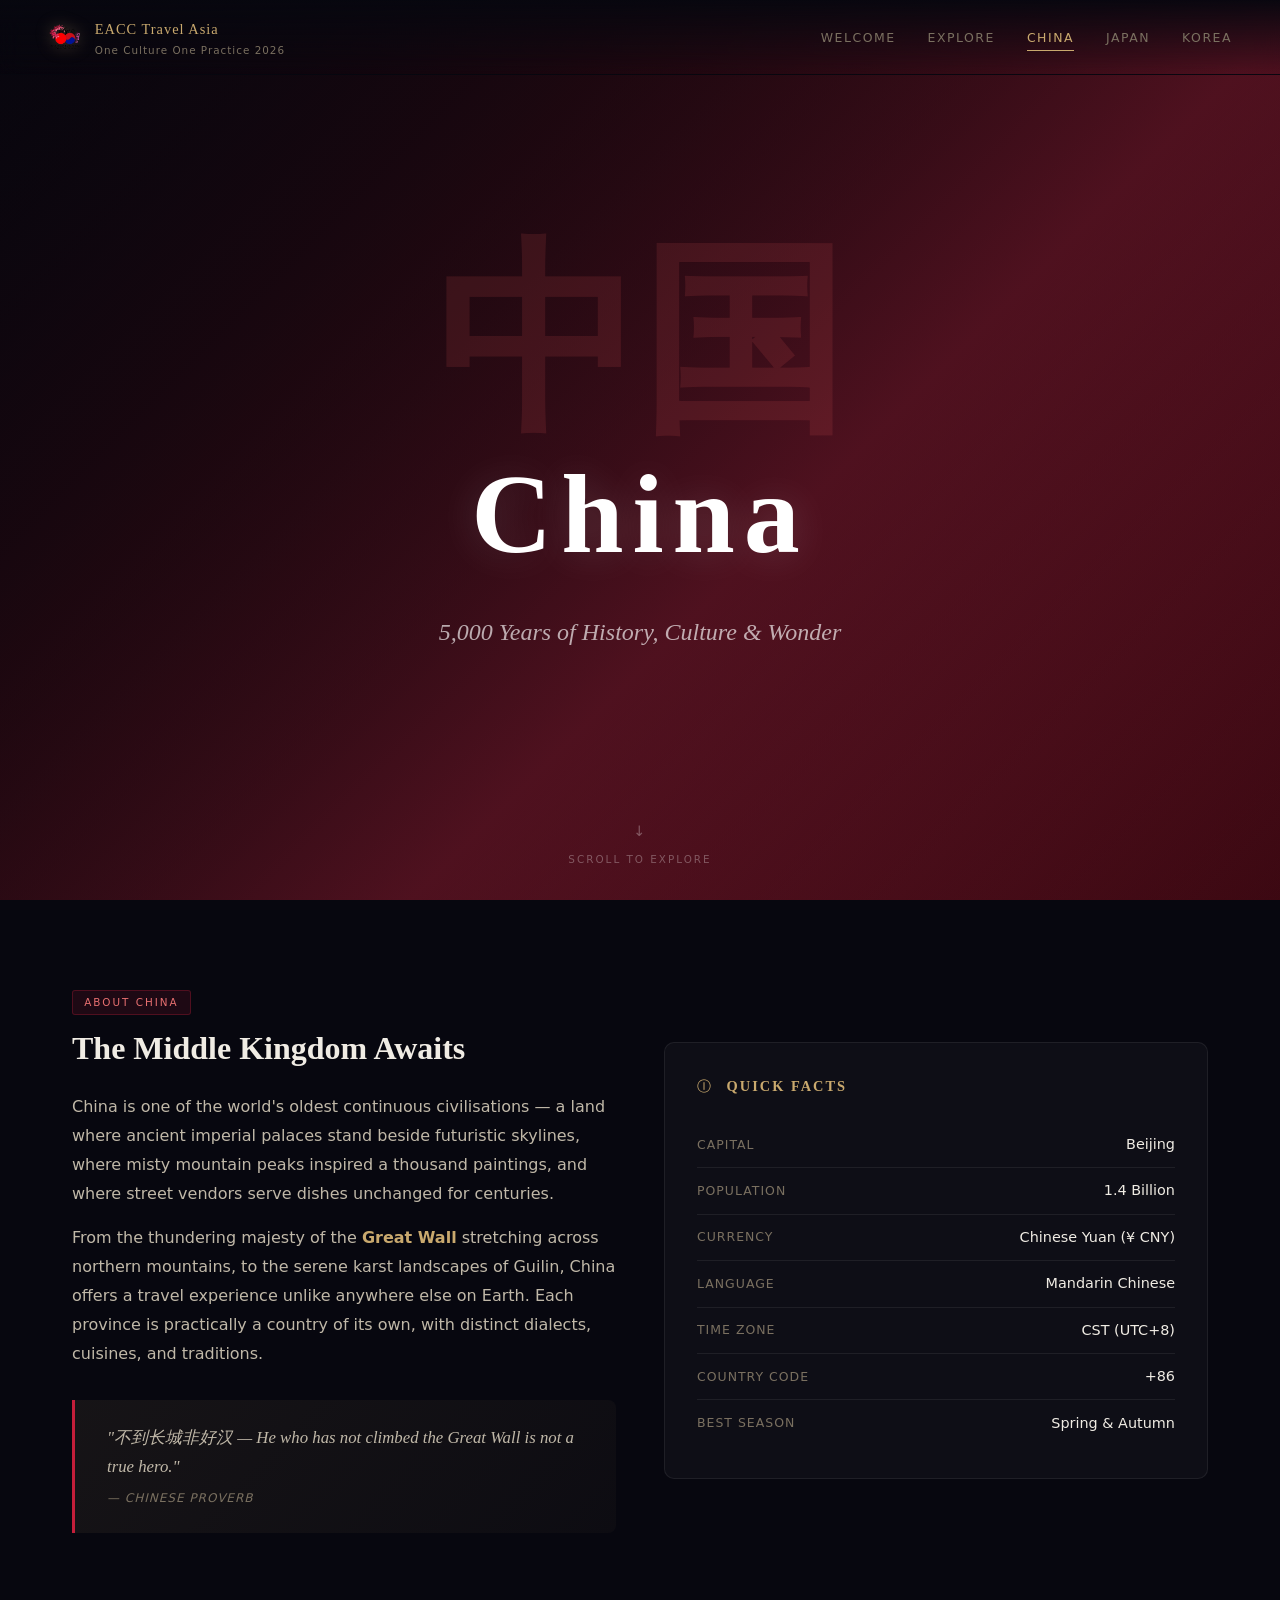
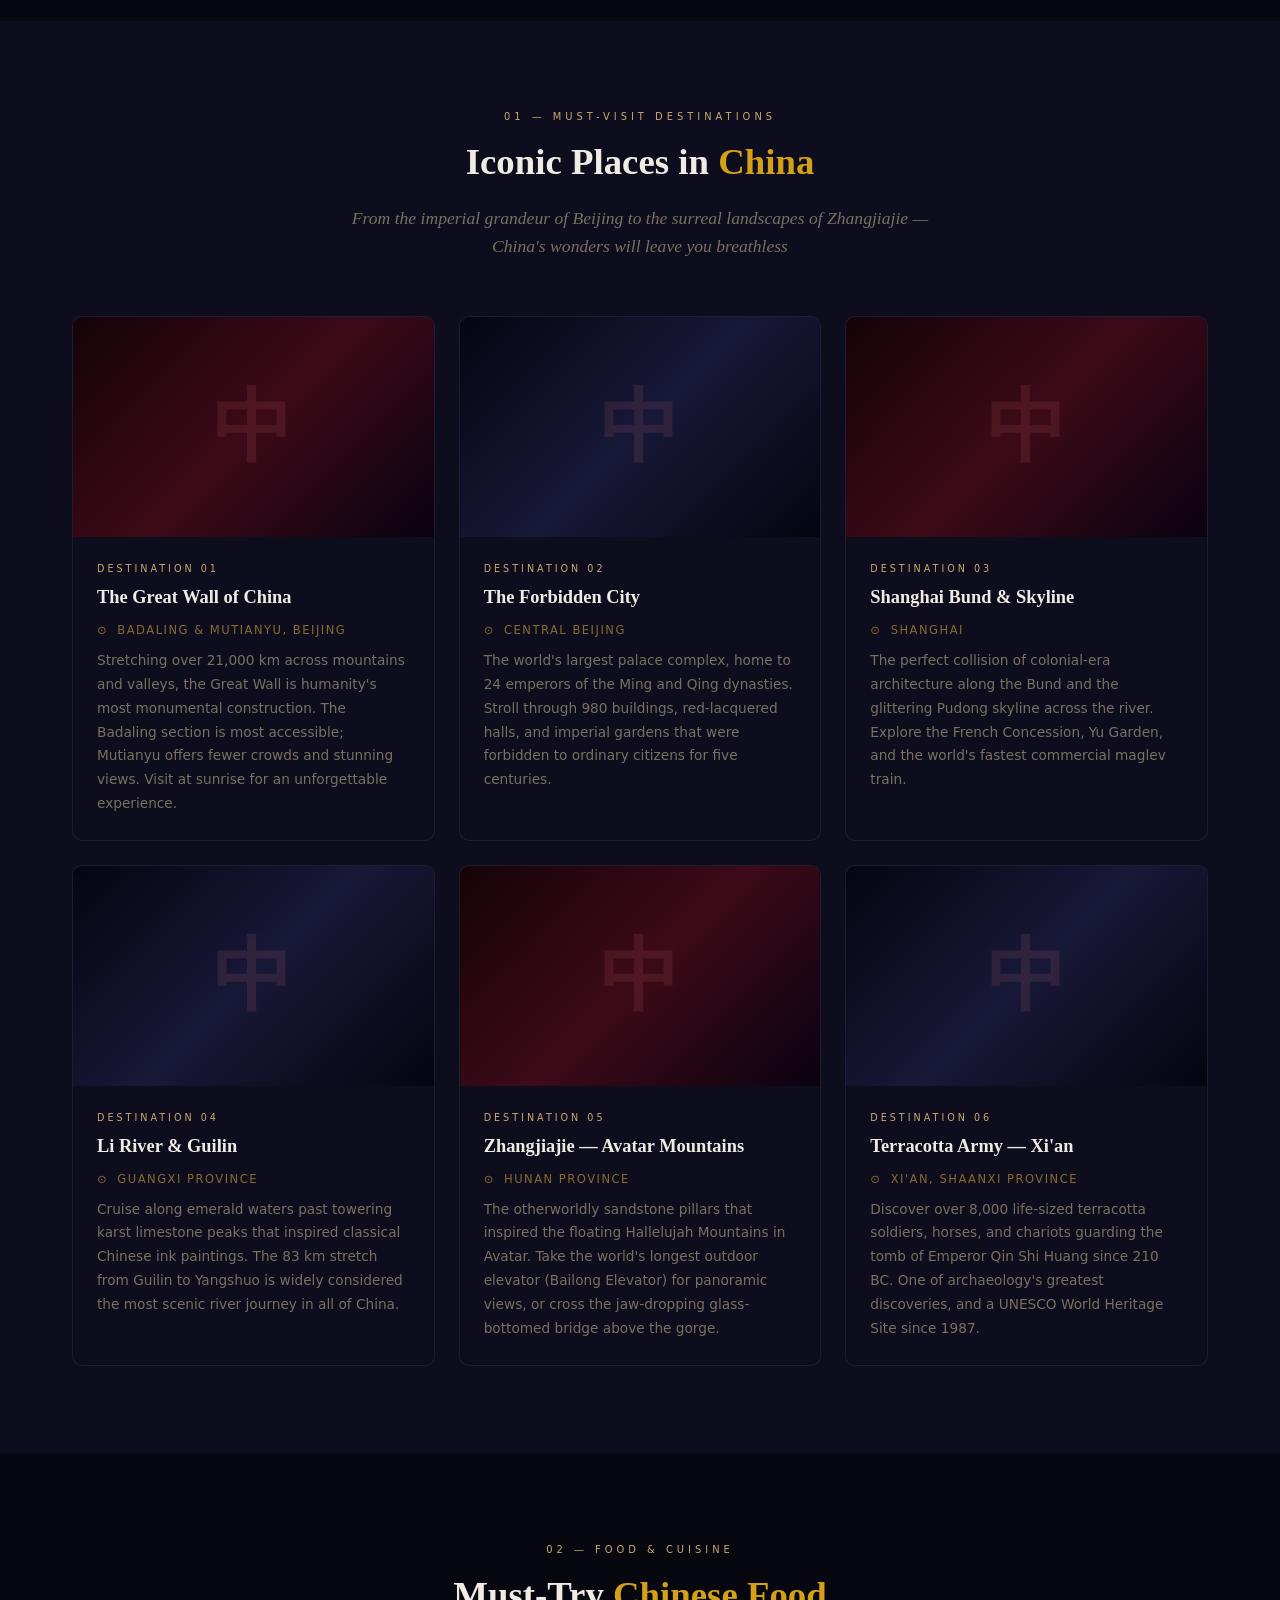
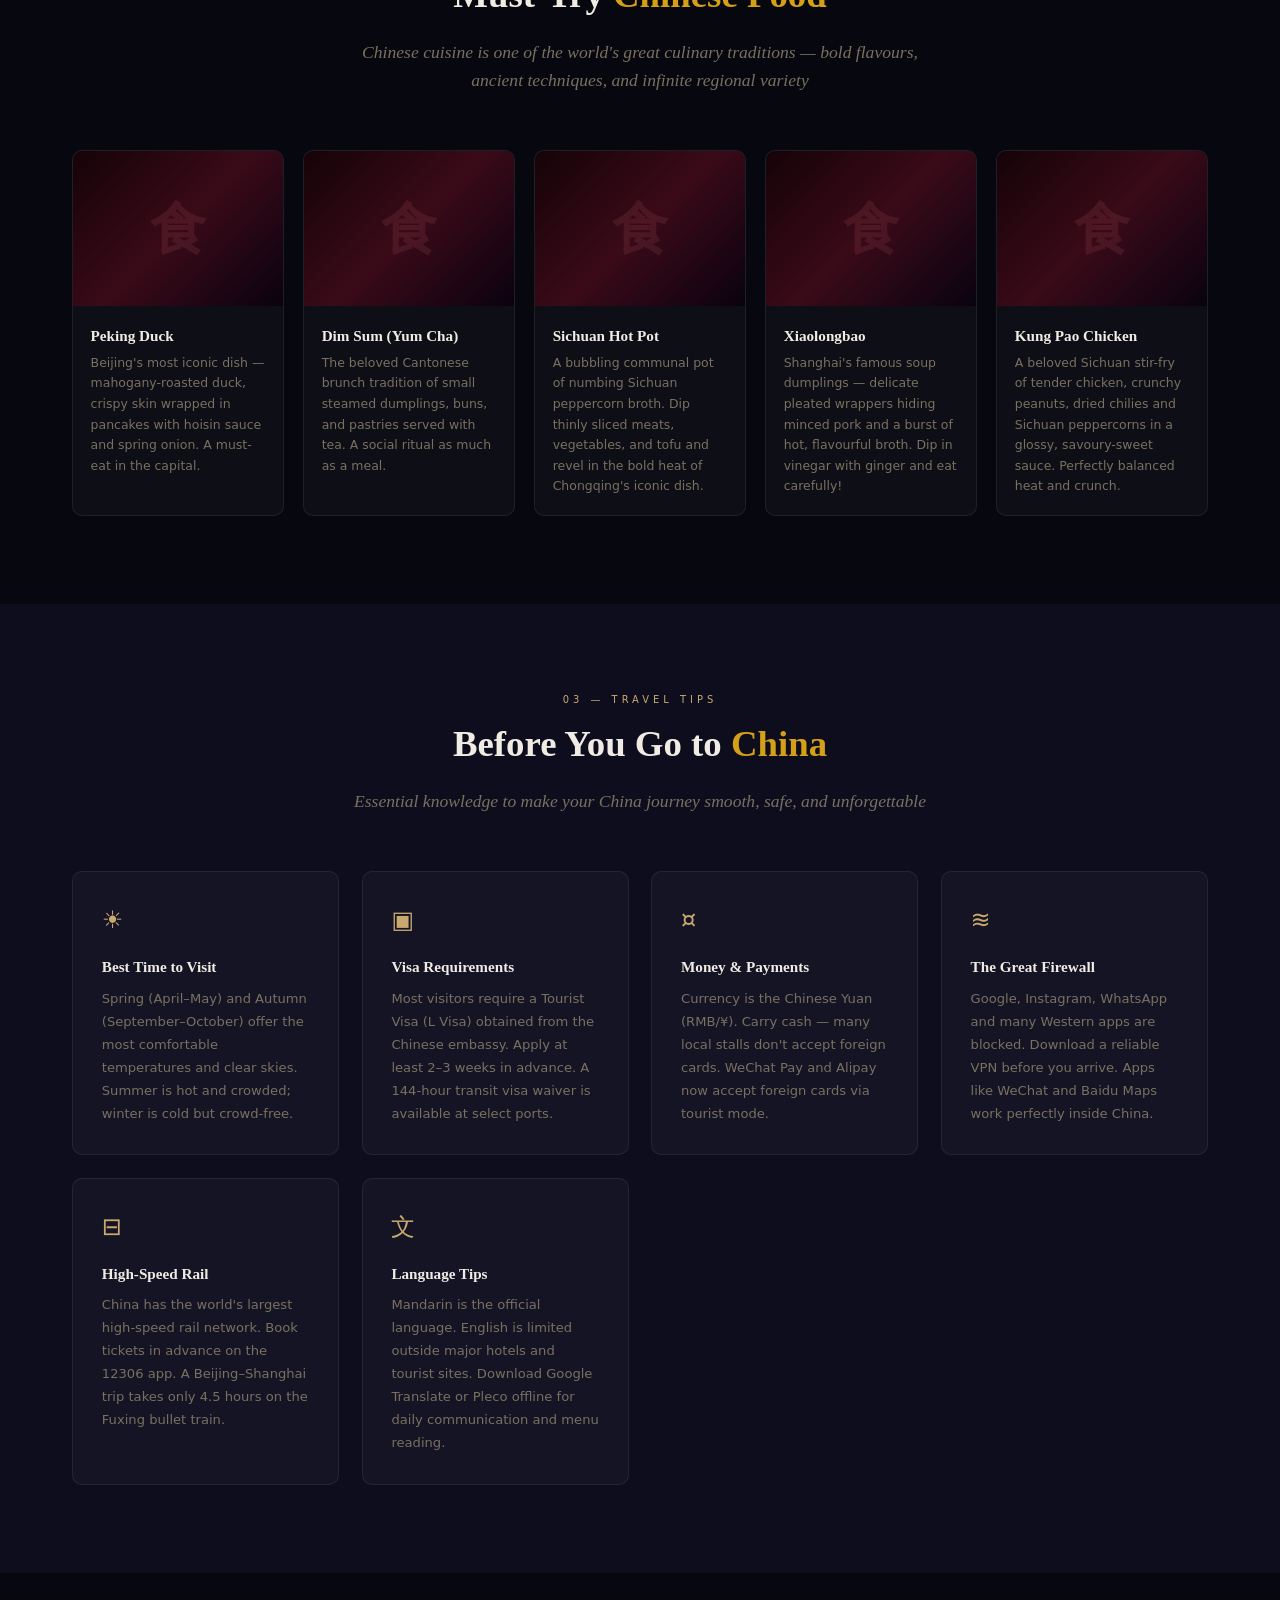
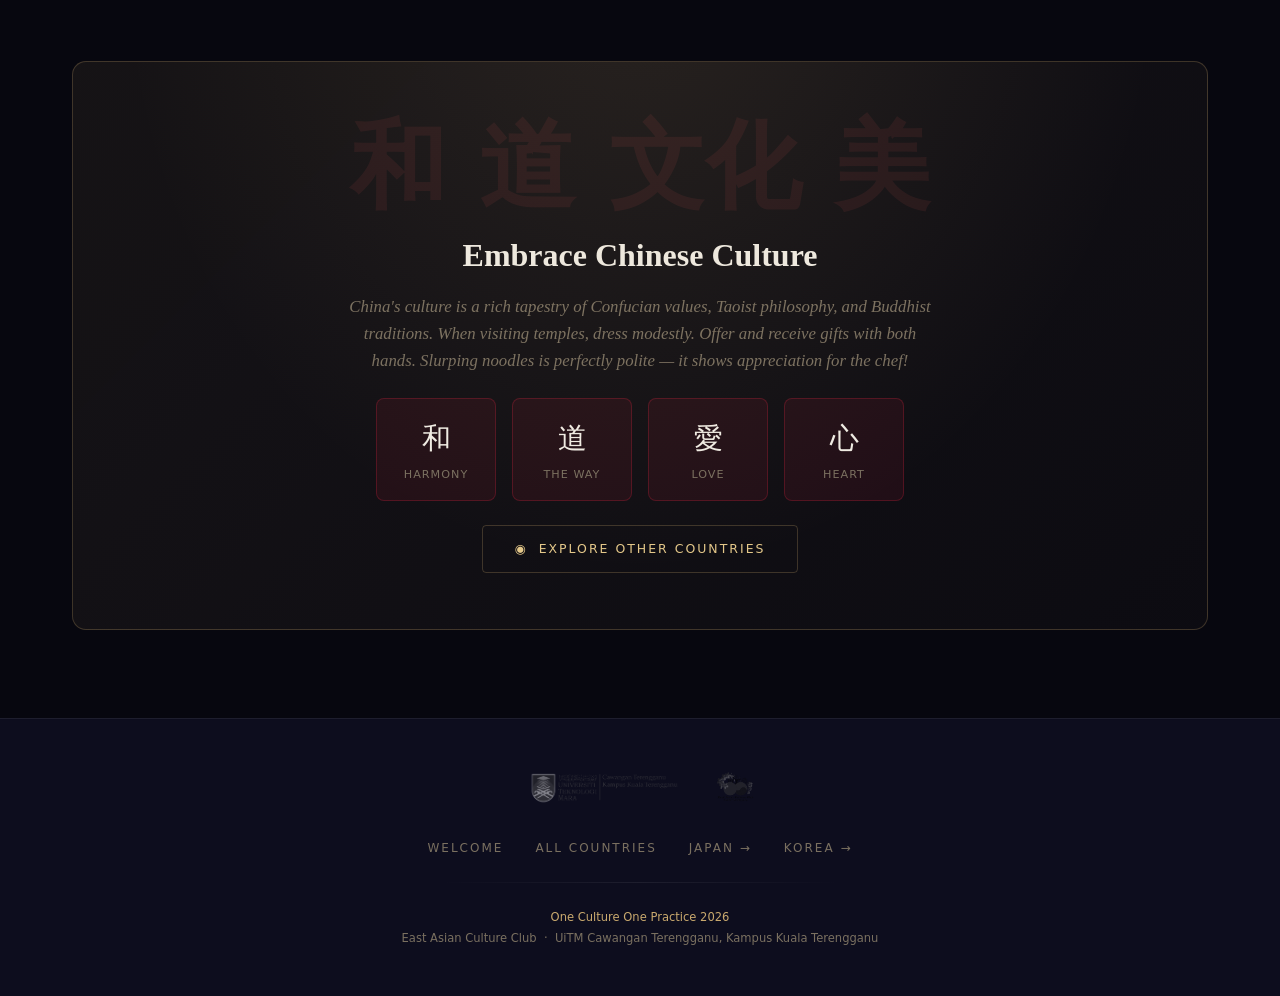
<file: china.html>
<!DOCTYPE html>
<html lang="en">
<head>
  <meta charset="UTF-8">
  <meta name="viewport" content="width=device-width, initial-scale=1.0">
  <title>China Travel Ideas — EACC One Culture One Practice 2026</title>
  <meta name="description" content="Discover China's must-visit destinations, food, and travel tips. Presented by EACC UiTM at One Culture One Practice 2026.">
  <link rel="stylesheet" href="css/style.css">
  <style>
    .china-accent { color: var(--china-red); }
    .section-title .accent { color: #d4a017; }
    .china-body .tip-card:hover { border-color: rgba(196,30,58,0.4); box-shadow: 0 0 30px rgba(196,30,58,0.08); }
    .intro-accent { border-left-color: var(--china-red) !important; }
    .china-tag { background:rgba(196,30,58,0.12); color:#e87070; border:1px solid rgba(196,30,58,0.3); display:inline-block; font-size:0.65rem; text-transform:uppercase; letter-spacing:2px; padding:0.2rem 0.7rem; border-radius:3px; margin-bottom:0.5rem; }
  </style>
</head>
<body class="country-body china-body">

  <!-- Navbar -->
  <nav class="navbar" role="navigation">
    <div class="nav-brand">
      <img src="assets/eacc-logo.png" alt="EACC" onerror="this.style.display='none'" style="height:34px;">
      <div>
        <span class="nav-brand-text">EACC Travel Asia</span>
        <span class="nav-brand-sub">One Culture One Practice 2026</span>
      </div>
    </div>
    <button class="nav-toggle" aria-label="Toggle navigation"><span></span><span></span><span></span></button>
    <ul class="nav-links">
      <li><a href="index.html">Welcome</a></li>
      <li><a href="main.html">Explore</a></li>
      <li><a href="china.html" class="active">China</a></li>
      <li><a href="japan.html">Japan</a></li>
      <li><a href="korea.html">Korea</a></li>
    </ul>
  </nav>

  <!-- HERO -->
  <section class="country-hero" aria-label="China hero">
    <div class="hero-bg" style="background-image:url('https://images.unsplash.com/photo-1508804185872-d7badad00f7d?auto=format&fit=crop&w=1920&q=80');"></div>
    <div class="hero-overlay china-overlay"></div>
    <div class="hero-content">
      <div class="hero-script" aria-hidden="true">中国</div>
      <h1 class="hero-country-name">China</h1>
      <p class="hero-country-sub">5,000 Years of History, Culture &amp; Wonder</p>
    </div>
    <div class="hero-scroll-hint" aria-hidden="true">
      <i class="fa-solid fa-chevron-down"></i>
      <span>Scroll to explore</span>
    </div>
  </section>

  <!-- INTRODUCTION -->
  <section class="section">
    <div class="container">
      <div class="intro-grid">
        <div class="intro-text">
          <div class="china-tag">About China</div>
          <h2 style="font-family:'Cinzel',serif; font-size:clamp(1.3rem,3vw,2rem); color:var(--text); margin-bottom:1.2rem;">
            The Middle Kingdom Awaits
          </h2>
          <p>China is one of the world's oldest continuous civilisations — a land where ancient imperial palaces stand beside futuristic skylines, where misty mountain peaks inspired a thousand paintings, and where street vendors serve dishes unchanged for centuries.</p>
          <p>From the thundering majesty of the <span class="highlight">Great Wall</span> stretching across northern mountains, to the serene karst landscapes of Guilin, China offers a travel experience unlike anywhere else on Earth. Each province is practically a country of its own, with distinct dialects, cuisines, and traditions.</p>
          <div class="quote-block intro-accent" style="border-left-color:var(--china-red);">
            <blockquote>"不到长城非好汉 — He who has not climbed the Great Wall is not a true hero."</blockquote>
            <cite>— Chinese Proverb</cite>
          </div>
        </div>
        <div>
          <div class="quick-facts">
            <h3><i class="fa-solid fa-circle-info" style="margin-right:0.5rem;"></i> Quick Facts</h3>
            <div class="fact-row"><span class="fact-key">Capital</span><span class="fact-val">Beijing</span></div>
            <div class="fact-row"><span class="fact-key">Population</span><span class="fact-val">1.4 Billion</span></div>
            <div class="fact-row"><span class="fact-key">Currency</span><span class="fact-val">Chinese Yuan (¥ CNY)</span></div>
            <div class="fact-row"><span class="fact-key">Language</span><span class="fact-val">Mandarin Chinese</span></div>
            <div class="fact-row"><span class="fact-key">Time Zone</span><span class="fact-val">CST (UTC+8)</span></div>
            <div class="fact-row"><span class="fact-key">Country Code</span><span class="fact-val">+86</span></div>
            <div class="fact-row"><span class="fact-key">Best Season</span><span class="fact-val">Spring &amp; Autumn</span></div>
          </div>
        </div>
      </div>
    </div>
  </section>

  <!-- DESTINATIONS -->
  <section class="section section-alt" id="destinations">
    <div class="container">
      <div class="section-header fade-in">
        <span class="section-number">01 — Must-Visit Destinations</span>
        <h2 class="section-title">Iconic Places in <span class="accent">China</span></h2>
        <p class="section-desc">From the imperial grandeur of Beijing to the surreal landscapes of Zhangjiajie — China's wonders will leave you breathless</p>
      </div>
      <div class="destinations-grid">

        <article class="dest-card fade-in">
          <div class="dest-img-wrap">
            <img class="dest-img" src="https://images.unsplash.com/photo-1508804185872-d7badad00f7d?auto=format&fit=crop&w=800&q=80" alt="Great Wall of China" loading="lazy">
            <div class="dest-img-overlay"></div>
          </div>
          <div class="dest-info">
            <span class="dest-rank">Destination 01</span>
            <h3 class="dest-name">The Great Wall of China</h3>
            <p class="dest-location"><i class="fa-solid fa-location-dot" style="margin-right:4px;"></i> Badaling &amp; Mutianyu, Beijing</p>
            <p class="dest-desc">Stretching over 21,000 km across mountains and valleys, the Great Wall is humanity's most monumental construction. The Badaling section is most accessible; Mutianyu offers fewer crowds and stunning views. Visit at sunrise for an unforgettable experience.</p>
          </div>
        </article>

        <article class="dest-card fade-in delay-1">
          <div class="dest-img-wrap">
            <img class="dest-img" src="https://images.unsplash.com/photo-1529921879218-f99546ab2f5a?auto=format&fit=crop&w=800&q=80" alt="Forbidden City" loading="lazy">
            <div class="dest-img-overlay"></div>
          </div>
          <div class="dest-info">
            <span class="dest-rank">Destination 02</span>
            <h3 class="dest-name">The Forbidden City</h3>
            <p class="dest-location"><i class="fa-solid fa-location-dot" style="margin-right:4px;"></i> Central Beijing</p>
            <p class="dest-desc">The world's largest palace complex, home to 24 emperors of the Ming and Qing dynasties. Stroll through 980 buildings, red-lacquered halls, and imperial gardens that were forbidden to ordinary citizens for five centuries.</p>
          </div>
        </article>

        <article class="dest-card fade-in delay-2">
          <div class="dest-img-wrap">
            <img class="dest-img" src="https://images.unsplash.com/photo-1537531829519-3a3ef9e98a27?auto=format&fit=crop&w=800&q=80" alt="Shanghai skyline" loading="lazy">
            <div class="dest-img-overlay"></div>
          </div>
          <div class="dest-info">
            <span class="dest-rank">Destination 03</span>
            <h3 class="dest-name">Shanghai Bund &amp; Skyline</h3>
            <p class="dest-location"><i class="fa-solid fa-location-dot" style="margin-right:4px;"></i> Shanghai</p>
            <p class="dest-desc">The perfect collision of colonial-era architecture along the Bund and the glittering Pudong skyline across the river. Explore the French Concession, Yu Garden, and the world's fastest commercial maglev train.</p>
          </div>
        </article>

        <article class="dest-card fade-in delay-3">
          <div class="dest-img-wrap">
            <img class="dest-img" src="https://images.unsplash.com/photo-1570197788417-0e82375c9371?auto=format&fit=crop&w=800&q=80" alt="Li River Guilin" loading="lazy">
            <div class="dest-img-overlay"></div>
          </div>
          <div class="dest-info">
            <span class="dest-rank">Destination 04</span>
            <h3 class="dest-name">Li River &amp; Guilin</h3>
            <p class="dest-location"><i class="fa-solid fa-location-dot" style="margin-right:4px;"></i> Guangxi Province</p>
            <p class="dest-desc">Cruise along emerald waters past towering karst limestone peaks that inspired classical Chinese ink paintings. The 83 km stretch from Guilin to Yangshuo is widely considered the most scenic river journey in all of China.</p>
          </div>
        </article>

        <article class="dest-card fade-in delay-4">
          <div class="dest-img-wrap">
            <img class="dest-img" src="https://images.unsplash.com/photo-1538543651-caaa4b676eb3?auto=format&fit=crop&w=800&q=80" alt="Zhangjiajie Avatar mountains" loading="lazy">
            <div class="dest-img-overlay"></div>
          </div>
          <div class="dest-info">
            <span class="dest-rank">Destination 05</span>
            <h3 class="dest-name">Zhangjiajie — Avatar Mountains</h3>
            <p class="dest-location"><i class="fa-solid fa-location-dot" style="margin-right:4px;"></i> Hunan Province</p>
            <p class="dest-desc">The otherworldly sandstone pillars that inspired the floating Hallelujah Mountains in Avatar. Take the world's longest outdoor elevator (Bailong Elevator) for panoramic views, or cross the jaw-dropping glass-bottomed bridge above the gorge.</p>
          </div>
        </article>

        <article class="dest-card fade-in">
          <div class="dest-img-wrap">
            <img class="dest-img" src="https://images.unsplash.com/photo-1548013146-72479768bada?auto=format&fit=crop&w=800&q=80" alt="Terracotta Warriors Xian" loading="lazy">
            <div class="dest-img-overlay"></div>
          </div>
          <div class="dest-info">
            <span class="dest-rank">Destination 06</span>
            <h3 class="dest-name">Terracotta Army — Xi'an</h3>
            <p class="dest-location"><i class="fa-solid fa-location-dot" style="margin-right:4px;"></i> Xi'an, Shaanxi Province</p>
            <p class="dest-desc">Discover over 8,000 life-sized terracotta soldiers, horses, and chariots guarding the tomb of Emperor Qin Shi Huang since 210 BC. One of archaeology's greatest discoveries, and a UNESCO World Heritage Site since 1987.</p>
          </div>
        </article>

      </div>
    </div>
  </section>

  <!-- FOOD -->
  <section class="section" id="food">
    <div class="container">
      <div class="section-header fade-in">
        <span class="section-number">02 — Food &amp; Cuisine</span>
        <h2 class="section-title">Must-Try <span class="accent">Chinese Food</span></h2>
        <p class="section-desc">Chinese cuisine is one of the world's great culinary traditions — bold flavours, ancient techniques, and infinite regional variety</p>
      </div>
      <div class="food-grid">

        <div class="food-card fade-in">
          <div class="food-img-wrap">
            <img class="food-img" src="https://images.unsplash.com/photo-1563245372-f21724e3856d?auto=format&fit=crop&w=600&q=80" alt="Peking Duck" loading="lazy">
          </div>
          <div class="food-info">
            <h3 class="food-name">Peking Duck</h3>
            <p class="food-desc">Beijing's most iconic dish — mahogany-roasted duck, crispy skin wrapped in pancakes with hoisin sauce and spring onion. A must-eat in the capital.</p>
          </div>
        </div>

        <div class="food-card fade-in delay-1">
          <div class="food-img-wrap">
            <img class="food-img" src="https://images.unsplash.com/photo-1558618666-fcd25c85cd64?auto=format&fit=crop&w=600&q=80" alt="Dim Sum" loading="lazy">
          </div>
          <div class="food-info">
            <h3 class="food-name">Dim Sum (Yum Cha)</h3>
            <p class="food-desc">The beloved Cantonese brunch tradition of small steamed dumplings, buns, and pastries served with tea. A social ritual as much as a meal.</p>
          </div>
        </div>

        <div class="food-card fade-in delay-2">
          <div class="food-img-wrap">
            <img class="food-img" src="https://images.unsplash.com/photo-1547592166-23ac45744acd?auto=format&fit=crop&w=600&q=80" alt="Hot Pot" loading="lazy">
          </div>
          <div class="food-info">
            <h3 class="food-name">Sichuan Hot Pot</h3>
            <p class="food-desc">A bubbling communal pot of numbing Sichuan peppercorn broth. Dip thinly sliced meats, vegetables, and tofu and revel in the bold heat of Chongqing's iconic dish.</p>
          </div>
        </div>

        <div class="food-card fade-in delay-3">
          <div class="food-img-wrap">
            <img class="food-img" src="https://images.unsplash.com/photo-1496116218417-1a781b1c416c?auto=format&fit=crop&w=600&q=80" alt="Xiaolongbao soup dumplings" loading="lazy">
          </div>
          <div class="food-info">
            <h3 class="food-name">Xiaolongbao</h3>
            <p class="food-desc">Shanghai's famous soup dumplings — delicate pleated wrappers hiding minced pork and a burst of hot, flavourful broth. Dip in vinegar with ginger and eat carefully!</p>
          </div>
        </div>

        <div class="food-card fade-in delay-4">
          <div class="food-img-wrap">
            <img class="food-img" src="https://images.unsplash.com/photo-1455619452474-d2be8b1e70cd?auto=format&fit=crop&w=600&q=80" alt="Kung Pao Chicken" loading="lazy">
          </div>
          <div class="food-info">
            <h3 class="food-name">Kung Pao Chicken</h3>
            <p class="food-desc">A beloved Sichuan stir-fry of tender chicken, crunchy peanuts, dried chilies and Sichuan peppercorns in a glossy, savoury-sweet sauce. Perfectly balanced heat and crunch.</p>
          </div>
        </div>

      </div>
    </div>
  </section>

  <!-- TRAVEL TIPS -->
  <section class="section section-alt" id="tips">
    <div class="container">
      <div class="section-header fade-in">
        <span class="section-number">03 — Travel Tips</span>
        <h2 class="section-title">Before You Go to <span class="accent">China</span></h2>
        <p class="section-desc">Essential knowledge to make your China journey smooth, safe, and unforgettable</p>
      </div>
      <div class="tips-grid">
        <div class="tip-card fade-in">
          <div class="tip-icon"><i class="fa-solid fa-sun"></i></div>
          <h3 class="tip-title">Best Time to Visit</h3>
          <p class="tip-text">Spring (April–May) and Autumn (September–October) offer the most comfortable temperatures and clear skies. Summer is hot and crowded; winter is cold but crowd-free.</p>
        </div>
        <div class="tip-card fade-in delay-1">
          <div class="tip-icon"><i class="fa-solid fa-passport"></i></div>
          <h3 class="tip-title">Visa Requirements</h3>
          <p class="tip-text">Most visitors require a Tourist Visa (L Visa) obtained from the Chinese embassy. Apply at least 2–3 weeks in advance. A 144-hour transit visa waiver is available at select ports.</p>
        </div>
        <div class="tip-card fade-in delay-2">
          <div class="tip-icon"><i class="fa-solid fa-money-bill-wave"></i></div>
          <h3 class="tip-title">Money &amp; Payments</h3>
          <p class="tip-text">Currency is the Chinese Yuan (RMB/¥). Carry cash — many local stalls don't accept foreign cards. WeChat Pay and Alipay now accept foreign cards via tourist mode.</p>
        </div>
        <div class="tip-card fade-in delay-3">
          <div class="tip-icon"><i class="fa-solid fa-wifi"></i></div>
          <h3 class="tip-title">The Great Firewall</h3>
          <p class="tip-text">Google, Instagram, WhatsApp and many Western apps are blocked. Download a reliable VPN before you arrive. Apps like WeChat and Baidu Maps work perfectly inside China.</p>
        </div>
        <div class="tip-card fade-in delay-4">
          <div class="tip-icon"><i class="fa-solid fa-train-subway"></i></div>
          <h3 class="tip-title">High-Speed Rail</h3>
          <p class="tip-text">China has the world's largest high-speed rail network. Book tickets in advance on the 12306 app. A Beijing–Shanghai trip takes only 4.5 hours on the Fuxing bullet train.</p>
        </div>
        <div class="tip-card fade-in">
          <div class="tip-icon"><i class="fa-solid fa-language"></i></div>
          <h3 class="tip-title">Language Tips</h3>
          <p class="tip-text">Mandarin is the official language. English is limited outside major hotels and tourist sites. Download Google Translate or Pleco offline for daily communication and menu reading.</p>
        </div>
      </div>
    </div>
  </section>

  <!-- CULTURAL INSIGHT -->
  <section class="section" id="culture">
    <div class="container">
      <div class="cultural-banner fade-in">
        <div class="cultural-banner-script" aria-hidden="true" style="color:#ff6060;">和 道 文化 美</div>
        <h2>Embrace Chinese Culture</h2>
        <p>China's culture is a rich tapestry of Confucian values, Taoist philosophy, and Buddhist traditions. When visiting temples, dress modestly. Offer and receive gifts with both hands. Slurping noodles is perfectly polite — it shows appreciation for the chef!</p>
        <div style="display:flex; gap:1rem; justify-content:center; flex-wrap:wrap; margin:1.5rem 0;">
          <div style="background:rgba(196,30,58,0.1); border:1px solid rgba(196,30,58,0.3); border-radius:8px; padding:1rem 1.5rem; text-align:center; min-width:120px;">
            <div style="font-size:1.8rem; margin-bottom:0.3rem;">和</div>
            <div style="font-size:0.7rem; color:var(--text-muted); text-transform:uppercase; letter-spacing:1px;">Harmony</div>
          </div>
          <div style="background:rgba(196,30,58,0.1); border:1px solid rgba(196,30,58,0.3); border-radius:8px; padding:1rem 1.5rem; text-align:center; min-width:120px;">
            <div style="font-size:1.8rem; margin-bottom:0.3rem;">道</div>
            <div style="font-size:0.7rem; color:var(--text-muted); text-transform:uppercase; letter-spacing:1px;">The Way</div>
          </div>
          <div style="background:rgba(196,30,58,0.1); border:1px solid rgba(196,30,58,0.3); border-radius:8px; padding:1rem 1.5rem; text-align:center; min-width:120px;">
            <div style="font-size:1.8rem; margin-bottom:0.3rem;">愛</div>
            <div style="font-size:0.7rem; color:var(--text-muted); text-transform:uppercase; letter-spacing:1px;">Love</div>
          </div>
          <div style="background:rgba(196,30,58,0.1); border:1px solid rgba(196,30,58,0.3); border-radius:8px; padding:1rem 1.5rem; text-align:center; min-width:120px;">
            <div style="font-size:1.8rem; margin-bottom:0.3rem;">心</div>
            <div style="font-size:0.7rem; color:var(--text-muted); text-transform:uppercase; letter-spacing:1px;">Heart</div>
          </div>
        </div>
        <a href="main.html" class="explore-more-btn">
          <i class="fa-solid fa-globe"></i> Explore Other Countries
        </a>
      </div>
    </div>
  </section>

  <!-- Footer -->
  <footer class="page-footer">
    <div class="footer-logos">
      <img src="assets/uitm-logo.png" alt="UiTM" onerror="this.style.display='none'">
      <img src="assets/eacc-logo.png" alt="EACC" onerror="this.style.display='none'">
    </div>
    <nav class="footer-nav">
      <a href="index.html">Welcome</a>
      <a href="main.html">All Countries</a>
      <a href="japan.html">Japan →</a>
      <a href="korea.html">Korea →</a>
    </nav>
    <div class="footer-divider"></div>
    <p class="footer-credit">
      <span>One Culture One Practice 2026</span><br>
      East Asian Culture Club &nbsp;·&nbsp; UiTM Cawangan Terengganu, Kampus Kuala Terengganu
    </p>
  </footer>

  <script src="js/animations.js"></script>
</body>
</html>
</file>
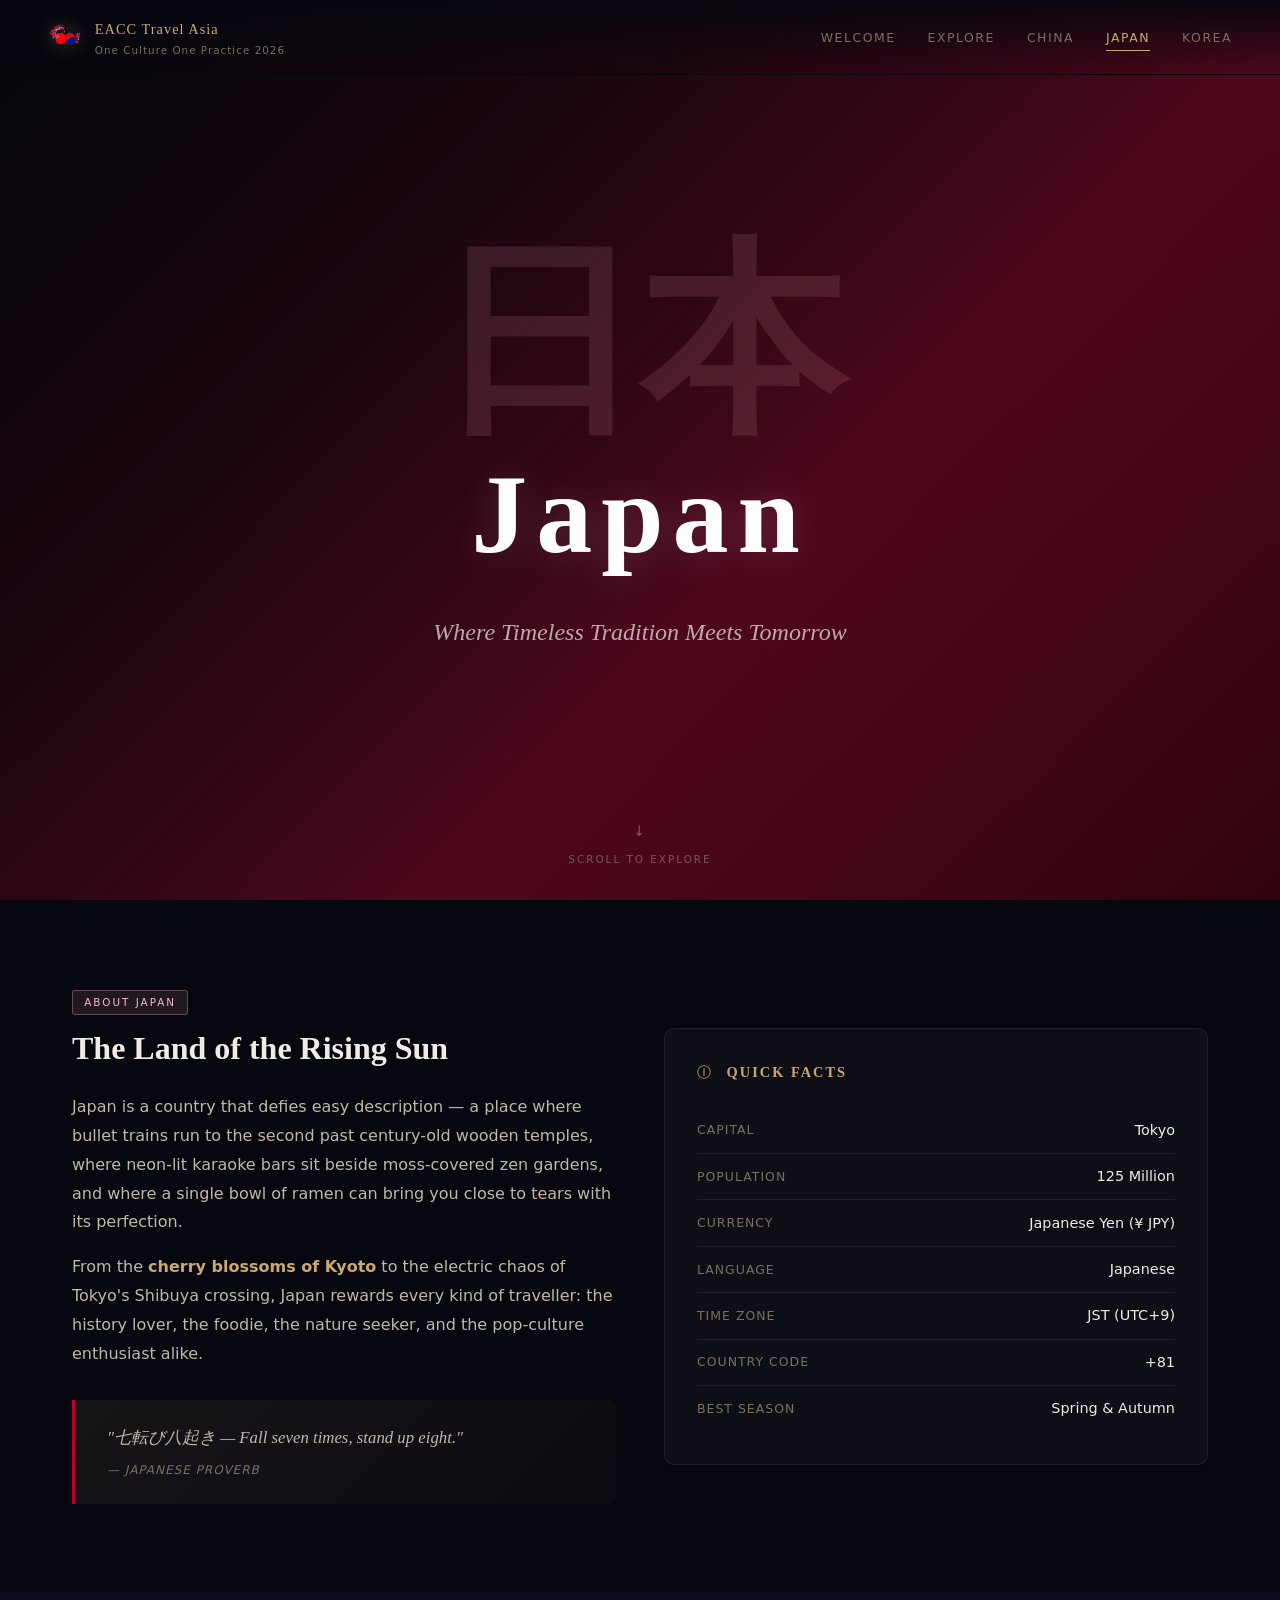
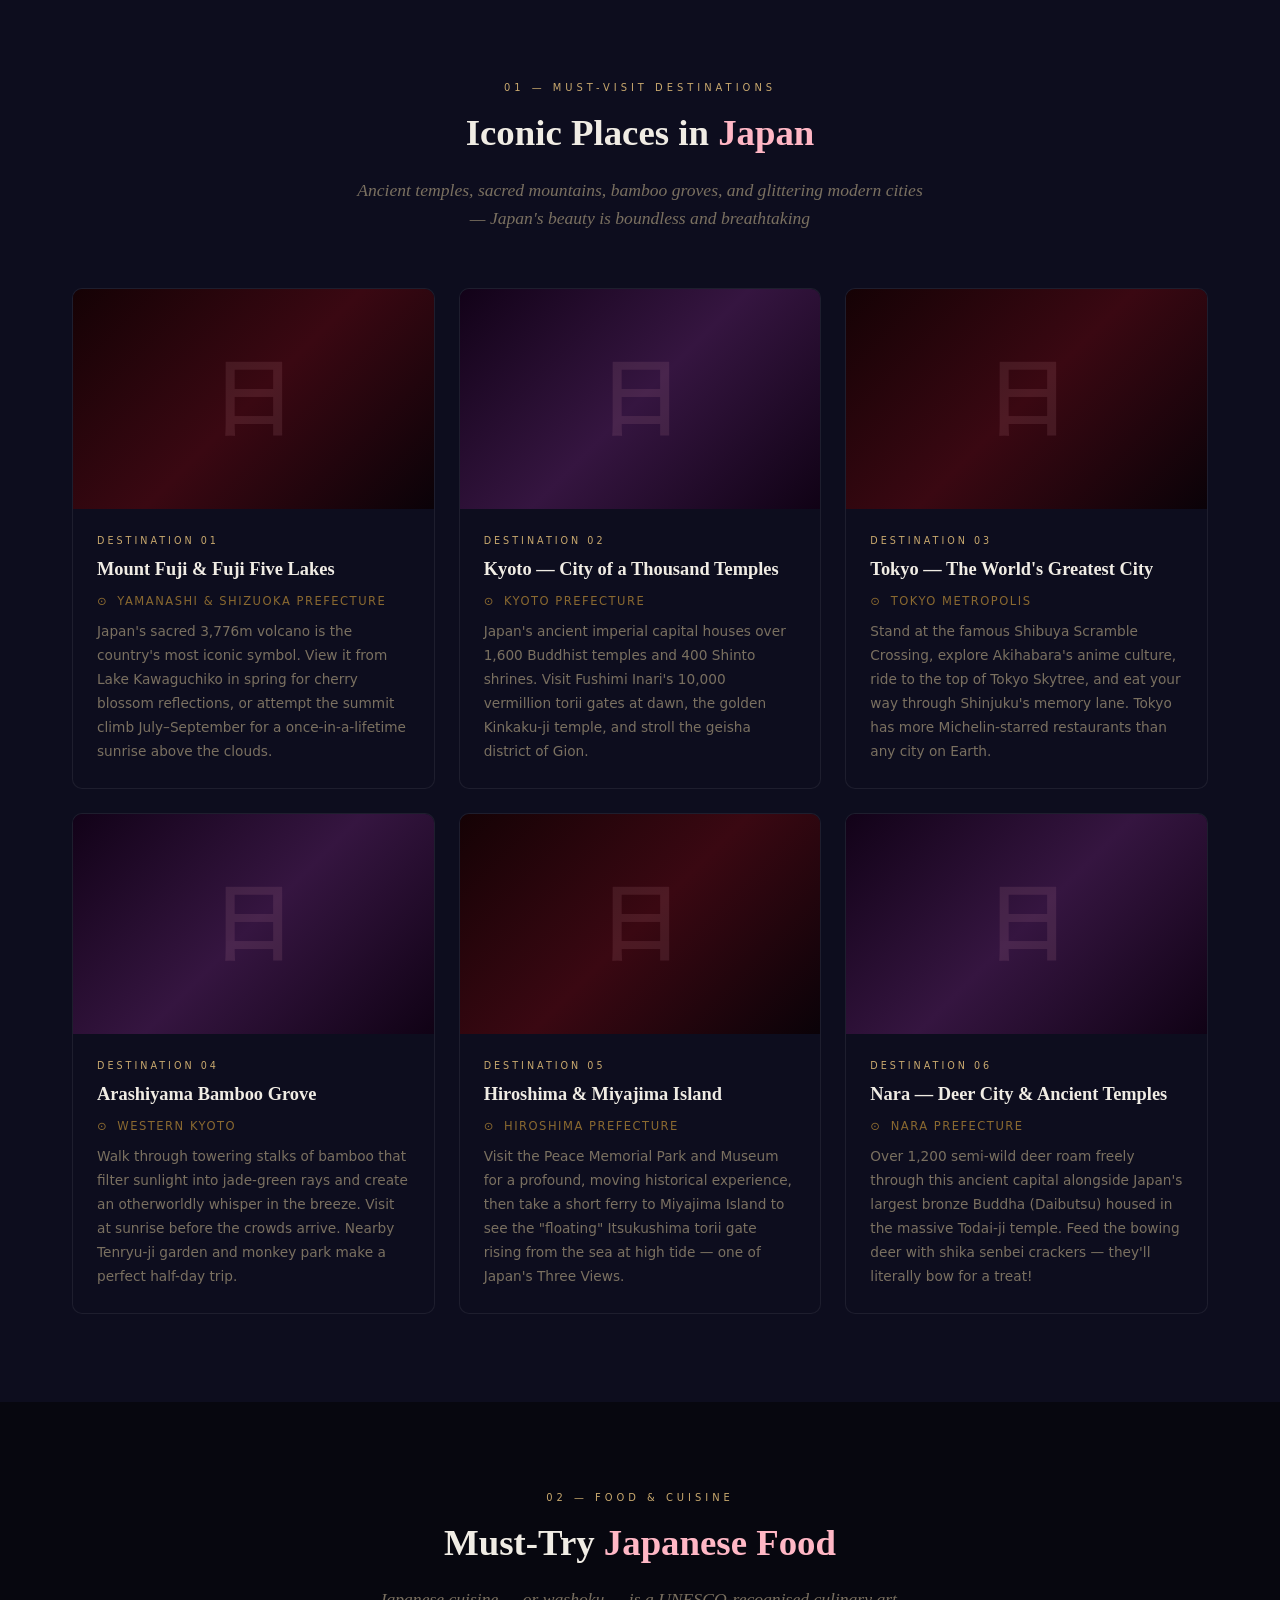
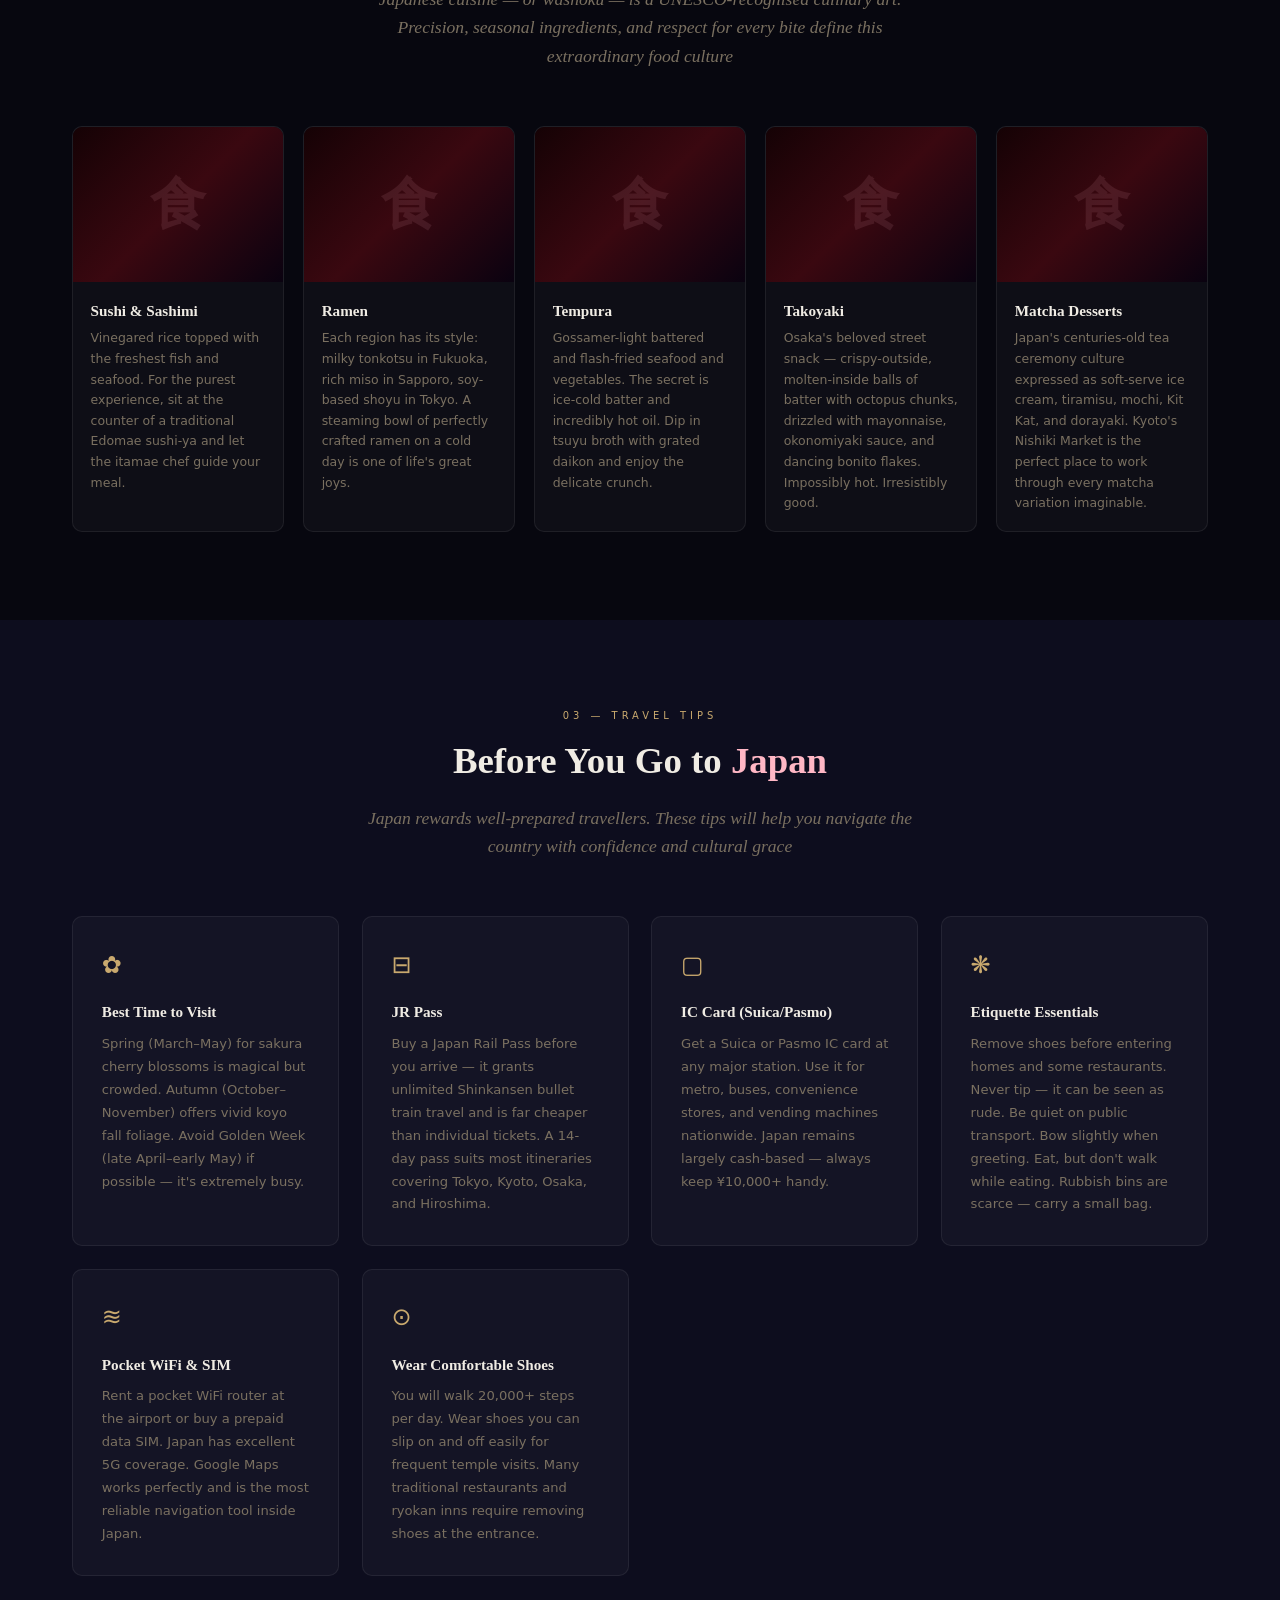
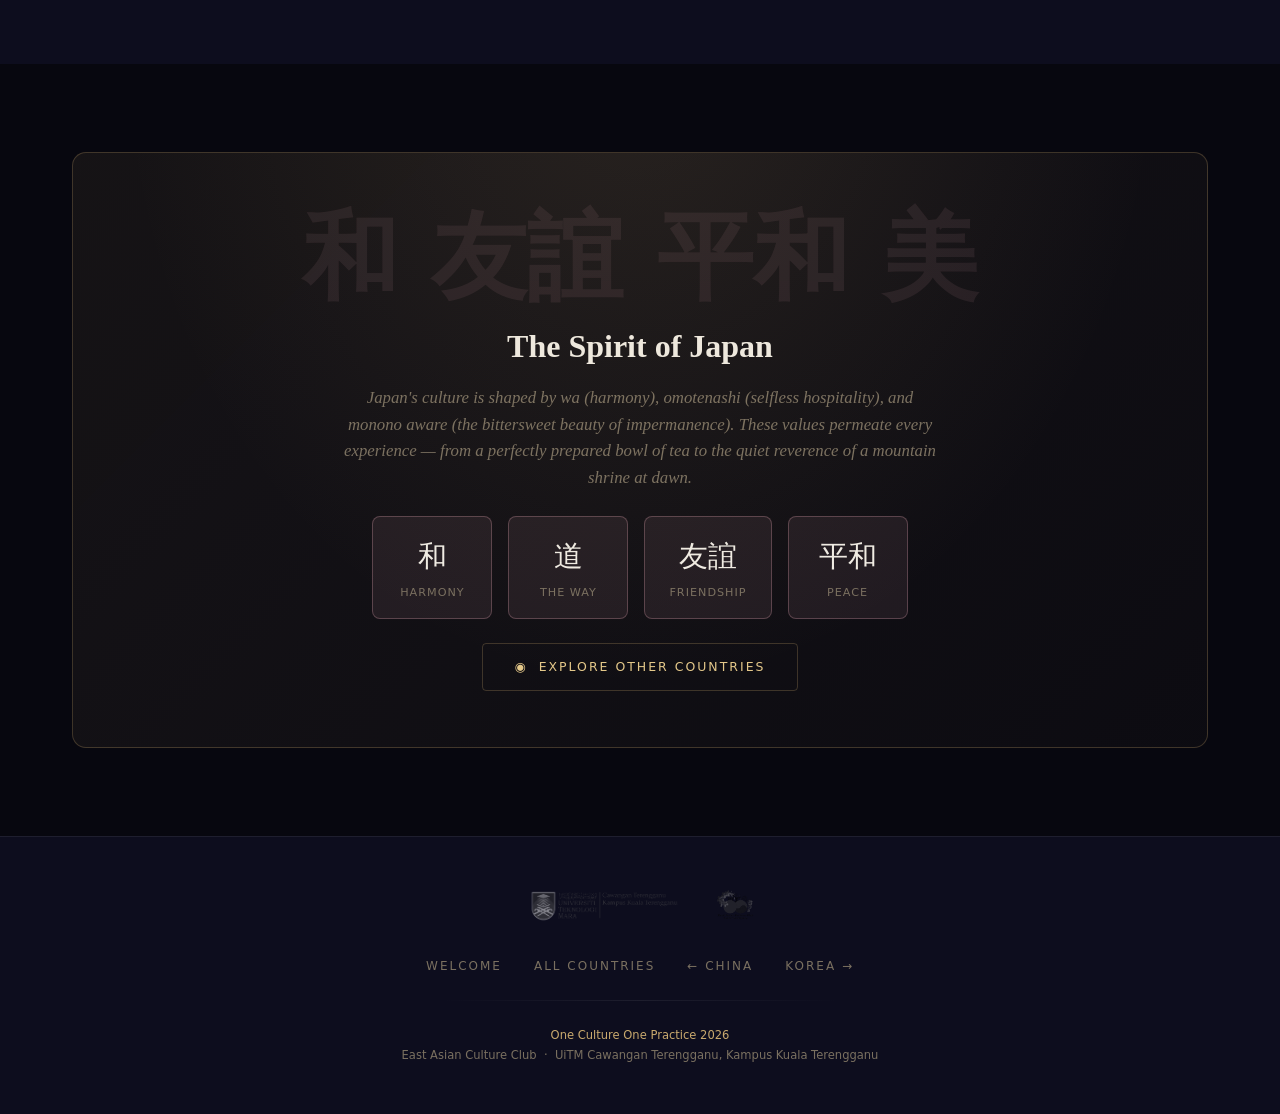
<file: japan.html>
<!DOCTYPE html>
<html lang="en">
<head>
  <meta charset="UTF-8">
  <meta name="viewport" content="width=device-width, initial-scale=1.0">
  <title>Japan Travel Ideas — EACC One Culture One Practice 2026</title>
  <meta name="description" content="Discover Japan's must-visit destinations, food, and travel tips. Presented by EACC UiTM at One Culture One Practice 2026.">
  <link rel="stylesheet" href="css/style.css">
  <style>
    .japan-accent { color: var(--japan-crimson); }
    .section-title .accent { color: var(--japan-sakura); }
    .japan-body .tip-card:hover { border-color: rgba(188,0,45,0.4); box-shadow: 0 0 30px rgba(188,0,45,0.08); }
    .japan-tag { background:rgba(255,183,197,0.1); color:var(--japan-sakura); border:1px solid rgba(255,183,197,0.3); display:inline-block; font-size:0.65rem; text-transform:uppercase; letter-spacing:2px; padding:0.2rem 0.7rem; border-radius:3px; margin-bottom:0.5rem; }
    .japan-body .dest-card:hover { border-color: rgba(255,183,197,0.25); }
    .japan-body .food-card:hover { border-color: rgba(255,183,197,0.25); }
  </style>
</head>
<body class="country-body japan-body">

  <!-- Navbar -->
  <nav class="navbar" role="navigation">
    <div class="nav-brand">
      <img src="assets/eacc-logo.png" alt="EACC" onerror="this.style.display='none'" style="height:34px;">
      <div>
        <span class="nav-brand-text">EACC Travel Asia</span>
        <span class="nav-brand-sub">One Culture One Practice 2026</span>
      </div>
    </div>
    <button class="nav-toggle" aria-label="Toggle navigation"><span></span><span></span><span></span></button>
    <ul class="nav-links">
      <li><a href="index.html">Welcome</a></li>
      <li><a href="main.html">Explore</a></li>
      <li><a href="china.html">China</a></li>
      <li><a href="japan.html" class="active">Japan</a></li>
      <li><a href="korea.html">Korea</a></li>
    </ul>
  </nav>

  <!-- HERO -->
  <section class="country-hero" aria-label="Japan hero">
    <div class="hero-bg" style="background-image:url('https://images.unsplash.com/photo-1545569341-9eb8b30979d9?auto=format&fit=crop&w=1920&q=80');"></div>
    <div class="hero-overlay japan-overlay"></div>
    <div class="hero-content">
      <div class="hero-script" aria-hidden="true">日本</div>
      <h1 class="hero-country-name">Japan</h1>
      <p class="hero-country-sub">Where Timeless Tradition Meets Tomorrow</p>
    </div>
    <div class="hero-scroll-hint" aria-hidden="true">
      <i class="fa-solid fa-chevron-down"></i>
      <span>Scroll to explore</span>
    </div>
  </section>

  <!-- INTRODUCTION -->
  <section class="section">
    <div class="container">
      <div class="intro-grid">
        <div class="intro-text">
          <div class="japan-tag">About Japan</div>
          <h2 style="font-family:'Cinzel',serif; font-size:clamp(1.3rem,3vw,2rem); color:var(--text); margin-bottom:1.2rem;">
            The Land of the Rising Sun
          </h2>
          <p>Japan is a country that defies easy description — a place where bullet trains run to the second past century-old wooden temples, where neon-lit karaoke bars sit beside moss-covered zen gardens, and where a single bowl of ramen can bring you close to tears with its perfection.</p>
          <p>From the <span class="highlight">cherry blossoms of Kyoto</span> to the electric chaos of Tokyo's Shibuya crossing, Japan rewards every kind of traveller: the history lover, the foodie, the nature seeker, and the pop-culture enthusiast alike.</p>
          <div class="quote-block" style="border-left-color:var(--japan-crimson);">
            <blockquote>"七転び八起き — Fall seven times, stand up eight."</blockquote>
            <cite>— Japanese Proverb</cite>
          </div>
        </div>
        <div>
          <div class="quick-facts">
            <h3><i class="fa-solid fa-circle-info" style="margin-right:0.5rem;"></i> Quick Facts</h3>
            <div class="fact-row"><span class="fact-key">Capital</span><span class="fact-val">Tokyo</span></div>
            <div class="fact-row"><span class="fact-key">Population</span><span class="fact-val">125 Million</span></div>
            <div class="fact-row"><span class="fact-key">Currency</span><span class="fact-val">Japanese Yen (¥ JPY)</span></div>
            <div class="fact-row"><span class="fact-key">Language</span><span class="fact-val">Japanese</span></div>
            <div class="fact-row"><span class="fact-key">Time Zone</span><span class="fact-val">JST (UTC+9)</span></div>
            <div class="fact-row"><span class="fact-key">Country Code</span><span class="fact-val">+81</span></div>
            <div class="fact-row"><span class="fact-key">Best Season</span><span class="fact-val">Spring &amp; Autumn</span></div>
          </div>
        </div>
      </div>
    </div>
  </section>

  <!-- DESTINATIONS -->
  <section class="section section-alt" id="destinations">
    <div class="container">
      <div class="section-header fade-in">
        <span class="section-number">01 — Must-Visit Destinations</span>
        <h2 class="section-title">Iconic Places in <span class="accent">Japan</span></h2>
        <p class="section-desc">Ancient temples, sacred mountains, bamboo groves, and glittering modern cities — Japan's beauty is boundless and breathtaking</p>
      </div>
      <div class="destinations-grid">

        <article class="dest-card fade-in">
          <div class="dest-img-wrap">
            <img class="dest-img" src="https://images.unsplash.com/photo-1545569341-9eb8b30979d9?auto=format&fit=crop&w=800&q=80" alt="Mount Fuji Japan" loading="lazy">
            <div class="dest-img-overlay"></div>
          </div>
          <div class="dest-info">
            <span class="dest-rank">Destination 01</span>
            <h3 class="dest-name">Mount Fuji &amp; Fuji Five Lakes</h3>
            <p class="dest-location"><i class="fa-solid fa-location-dot" style="margin-right:4px;"></i> Yamanashi &amp; Shizuoka Prefecture</p>
            <p class="dest-desc">Japan's sacred 3,776m volcano is the country's most iconic symbol. View it from Lake Kawaguchiko in spring for cherry blossom reflections, or attempt the summit climb July–September for a once-in-a-lifetime sunrise above the clouds.</p>
          </div>
        </article>

        <article class="dest-card fade-in delay-1">
          <div class="dest-img-wrap">
            <img class="dest-img" src="https://images.unsplash.com/photo-1493976040374-85c8e12f0c0e?auto=format&fit=crop&w=800&q=80" alt="Kyoto Japan" loading="lazy">
            <div class="dest-img-overlay"></div>
          </div>
          <div class="dest-info">
            <span class="dest-rank">Destination 02</span>
            <h3 class="dest-name">Kyoto — City of a Thousand Temples</h3>
            <p class="dest-location"><i class="fa-solid fa-location-dot" style="margin-right:4px;"></i> Kyoto Prefecture</p>
            <p class="dest-desc">Japan's ancient imperial capital houses over 1,600 Buddhist temples and 400 Shinto shrines. Visit Fushimi Inari's 10,000 vermillion torii gates at dawn, the golden Kinkaku-ji temple, and stroll the geisha district of Gion.</p>
          </div>
        </article>

        <article class="dest-card fade-in delay-2">
          <div class="dest-img-wrap">
            <img class="dest-img" src="https://images.unsplash.com/photo-1540959733332-eab4deabeeaf?auto=format&fit=crop&w=800&q=80" alt="Tokyo Japan" loading="lazy">
            <div class="dest-img-overlay"></div>
          </div>
          <div class="dest-info">
            <span class="dest-rank">Destination 03</span>
            <h3 class="dest-name">Tokyo — The World's Greatest City</h3>
            <p class="dest-location"><i class="fa-solid fa-location-dot" style="margin-right:4px;"></i> Tokyo Metropolis</p>
            <p class="dest-desc">Stand at the famous Shibuya Scramble Crossing, explore Akihabara's anime culture, ride to the top of Tokyo Skytree, and eat your way through Shinjuku's memory lane. Tokyo has more Michelin-starred restaurants than any city on Earth.</p>
          </div>
        </article>

        <article class="dest-card fade-in delay-3">
          <div class="dest-img-wrap">
            <img class="dest-img" src="https://images.unsplash.com/photo-1528360983277-13d401cdc186?auto=format&fit=crop&w=800&q=80" alt="Arashiyama bamboo grove" loading="lazy">
            <div class="dest-img-overlay"></div>
          </div>
          <div class="dest-info">
            <span class="dest-rank">Destination 04</span>
            <h3 class="dest-name">Arashiyama Bamboo Grove</h3>
            <p class="dest-location"><i class="fa-solid fa-location-dot" style="margin-right:4px;"></i> Western Kyoto</p>
            <p class="dest-desc">Walk through towering stalks of bamboo that filter sunlight into jade-green rays and create an otherworldly whisper in the breeze. Visit at sunrise before the crowds arrive. Nearby Tenryu-ji garden and monkey park make a perfect half-day trip.</p>
          </div>
        </article>

        <article class="dest-card fade-in delay-4">
          <div class="dest-img-wrap">
            <img class="dest-img" src="https://images.unsplash.com/photo-1601042879364-f3947d3f9c16?auto=format&fit=crop&w=800&q=80" alt="Hiroshima floating torii gate" loading="lazy">
            <div class="dest-img-overlay"></div>
          </div>
          <div class="dest-info">
            <span class="dest-rank">Destination 05</span>
            <h3 class="dest-name">Hiroshima &amp; Miyajima Island</h3>
            <p class="dest-location"><i class="fa-solid fa-location-dot" style="margin-right:4px;"></i> Hiroshima Prefecture</p>
            <p class="dest-desc">Visit the Peace Memorial Park and Museum for a profound, moving historical experience, then take a short ferry to Miyajima Island to see the "floating" Itsukushima torii gate rising from the sea at high tide — one of Japan's Three Views.</p>
          </div>
        </article>

        <article class="dest-card fade-in">
          <div class="dest-img-wrap">
            <img class="dest-img" src="https://images.unsplash.com/photo-1531139765466-fa95b83a7f9e?auto=format&fit=crop&w=800&q=80" alt="Nara deer park Japan" loading="lazy">
            <div class="dest-img-overlay"></div>
          </div>
          <div class="dest-info">
            <span class="dest-rank">Destination 06</span>
            <h3 class="dest-name">Nara — Deer City &amp; Ancient Temples</h3>
            <p class="dest-location"><i class="fa-solid fa-location-dot" style="margin-right:4px;"></i> Nara Prefecture</p>
            <p class="dest-desc">Over 1,200 semi-wild deer roam freely through this ancient capital alongside Japan's largest bronze Buddha (Daibutsu) housed in the massive Todai-ji temple. Feed the bowing deer with shika senbei crackers — they'll literally bow for a treat!</p>
          </div>
        </article>

      </div>
    </div>
  </section>

  <!-- FOOD -->
  <section class="section" id="food">
    <div class="container">
      <div class="section-header fade-in">
        <span class="section-number">02 — Food &amp; Cuisine</span>
        <h2 class="section-title">Must-Try <span class="accent">Japanese Food</span></h2>
        <p class="section-desc">Japanese cuisine — or washoku — is a UNESCO-recognised culinary art. Precision, seasonal ingredients, and respect for every bite define this extraordinary food culture</p>
      </div>
      <div class="food-grid">

        <div class="food-card fade-in">
          <div class="food-img-wrap">
            <img class="food-img" src="https://images.unsplash.com/photo-1579584425555-c3ce17fd4351?auto=format&fit=crop&w=600&q=80" alt="Sushi Japan" loading="lazy">
          </div>
          <div class="food-info">
            <h3 class="food-name">Sushi &amp; Sashimi</h3>
            <p class="food-desc">Vinegared rice topped with the freshest fish and seafood. For the purest experience, sit at the counter of a traditional Edomae sushi-ya and let the itamae chef guide your meal.</p>
          </div>
        </div>

        <div class="food-card fade-in delay-1">
          <div class="food-img-wrap">
            <img class="food-img" src="https://images.unsplash.com/photo-1569050467447-ce54b3bbc37d?auto=format&fit=crop&w=600&q=80" alt="Ramen Japan" loading="lazy">
          </div>
          <div class="food-info">
            <h3 class="food-name">Ramen</h3>
            <p class="food-desc">Each region has its style: milky tonkotsu in Fukuoka, rich miso in Sapporo, soy-based shoyu in Tokyo. A steaming bowl of perfectly crafted ramen on a cold day is one of life's great joys.</p>
          </div>
        </div>

        <div class="food-card fade-in delay-2">
          <div class="food-img-wrap">
            <img class="food-img" src="https://images.unsplash.com/photo-1496116218417-1a781b1c416c?auto=format&fit=crop&w=600&q=80" alt="Tempura Japan" loading="lazy">
          </div>
          <div class="food-info">
            <h3 class="food-name">Tempura</h3>
            <p class="food-desc">Gossamer-light battered and flash-fried seafood and vegetables. The secret is ice-cold batter and incredibly hot oil. Dip in tsuyu broth with grated daikon and enjoy the delicate crunch.</p>
          </div>
        </div>

        <div class="food-card fade-in delay-3">
          <div class="food-img-wrap">
            <img class="food-img" src="https://images.unsplash.com/photo-1514190051997-0f6f39ca5cde?auto=format&fit=crop&w=600&q=80" alt="Takoyaki Japan" loading="lazy">
          </div>
          <div class="food-info">
            <h3 class="food-name">Takoyaki</h3>
            <p class="food-desc">Osaka's beloved street snack — crispy-outside, molten-inside balls of batter with octopus chunks, drizzled with mayonnaise, okonomiyaki sauce, and dancing bonito flakes. Impossibly hot. Irresistibly good.</p>
          </div>
        </div>

        <div class="food-card fade-in delay-4">
          <div class="food-img-wrap">
            <img class="food-img" src="https://images.unsplash.com/photo-1536304993881-ff86e0c9d35a?auto=format&fit=crop&w=600&q=80" alt="Matcha dessert Japan" loading="lazy">
          </div>
          <div class="food-info">
            <h3 class="food-name">Matcha Desserts</h3>
            <p class="food-desc">Japan's centuries-old tea ceremony culture expressed as soft-serve ice cream, tiramisu, mochi, Kit Kat, and dorayaki. Kyoto's Nishiki Market is the perfect place to work through every matcha variation imaginable.</p>
          </div>
        </div>

      </div>
    </div>
  </section>

  <!-- TRAVEL TIPS -->
  <section class="section section-alt" id="tips">
    <div class="container">
      <div class="section-header fade-in">
        <span class="section-number">03 — Travel Tips</span>
        <h2 class="section-title">Before You Go to <span class="accent">Japan</span></h2>
        <p class="section-desc">Japan rewards well-prepared travellers. These tips will help you navigate the country with confidence and cultural grace</p>
      </div>
      <div class="tips-grid">
        <div class="tip-card fade-in">
          <div class="tip-icon"><i class="fa-solid fa-tree"></i></div>
          <h3 class="tip-title">Best Time to Visit</h3>
          <p class="tip-text">Spring (March–May) for sakura cherry blossoms is magical but crowded. Autumn (October–November) offers vivid koyo fall foliage. Avoid Golden Week (late April–early May) if possible — it's extremely busy.</p>
        </div>
        <div class="tip-card fade-in delay-1">
          <div class="tip-icon"><i class="fa-solid fa-train"></i></div>
          <h3 class="tip-title">JR Pass</h3>
          <p class="tip-text">Buy a Japan Rail Pass before you arrive — it grants unlimited Shinkansen bullet train travel and is far cheaper than individual tickets. A 14-day pass suits most itineraries covering Tokyo, Kyoto, Osaka, and Hiroshima.</p>
        </div>
        <div class="tip-card fade-in delay-2">
          <div class="tip-icon"><i class="fa-solid fa-credit-card"></i></div>
          <h3 class="tip-title">IC Card (Suica/Pasmo)</h3>
          <p class="tip-text">Get a Suica or Pasmo IC card at any major station. Use it for metro, buses, convenience stores, and vending machines nationwide. Japan remains largely cash-based — always keep ¥10,000+ handy.</p>
        </div>
        <div class="tip-card fade-in delay-3">
          <div class="tip-icon"><i class="fa-solid fa-hands"></i></div>
          <h3 class="tip-title">Etiquette Essentials</h3>
          <p class="tip-text">Remove shoes before entering homes and some restaurants. Never tip — it can be seen as rude. Be quiet on public transport. Bow slightly when greeting. Eat, but don't walk while eating. Rubbish bins are scarce — carry a small bag.</p>
        </div>
        <div class="tip-card fade-in delay-4">
          <div class="tip-icon"><i class="fa-solid fa-wifi"></i></div>
          <h3 class="tip-title">Pocket WiFi &amp; SIM</h3>
          <p class="tip-text">Rent a pocket WiFi router at the airport or buy a prepaid data SIM. Japan has excellent 5G coverage. Google Maps works perfectly and is the most reliable navigation tool inside Japan.</p>
        </div>
        <div class="tip-card fade-in">
          <div class="tip-icon"><i class="fa-solid fa-shoe-prints"></i></div>
          <h3 class="tip-title">Wear Comfortable Shoes</h3>
          <p class="tip-text">You will walk 20,000+ steps per day. Wear shoes you can slip on and off easily for frequent temple visits. Many traditional restaurants and ryokan inns require removing shoes at the entrance.</p>
        </div>
      </div>
    </div>
  </section>

  <!-- CULTURAL INSIGHT -->
  <section class="section" id="culture">
    <div class="container">
      <div class="cultural-banner fade-in">
        <div class="cultural-banner-script" aria-hidden="true" style="color:var(--japan-sakura);">和 友誼 平和 美</div>
        <h2>The Spirit of Japan</h2>
        <p>Japan's culture is shaped by <em>wa</em> (harmony), <em>omotenashi</em> (selfless hospitality), and <em>monono aware</em> (the bittersweet beauty of impermanence). These values permeate every experience — from a perfectly prepared bowl of tea to the quiet reverence of a mountain shrine at dawn.</p>
        <div style="display:flex; gap:1rem; justify-content:center; flex-wrap:wrap; margin:1.5rem 0;">
          <div style="background:rgba(255,183,197,0.08); border:1px solid rgba(255,183,197,0.25); border-radius:8px; padding:1rem 1.5rem; text-align:center; min-width:120px;">
            <div style="font-size:1.8rem; margin-bottom:0.3rem;">和</div>
            <div style="font-size:0.7rem; color:var(--text-muted); text-transform:uppercase; letter-spacing:1px;">Harmony</div>
          </div>
          <div style="background:rgba(255,183,197,0.08); border:1px solid rgba(255,183,197,0.25); border-radius:8px; padding:1rem 1.5rem; text-align:center; min-width:120px;">
            <div style="font-size:1.8rem; margin-bottom:0.3rem;">道</div>
            <div style="font-size:0.7rem; color:var(--text-muted); text-transform:uppercase; letter-spacing:1px;">The Way</div>
          </div>
          <div style="background:rgba(255,183,197,0.08); border:1px solid rgba(255,183,197,0.25); border-radius:8px; padding:1rem 1.5rem; text-align:center; min-width:120px;">
            <div style="font-size:1.8rem; margin-bottom:0.3rem;">友誼</div>
            <div style="font-size:0.7rem; color:var(--text-muted); text-transform:uppercase; letter-spacing:1px;">Friendship</div>
          </div>
          <div style="background:rgba(255,183,197,0.08); border:1px solid rgba(255,183,197,0.25); border-radius:8px; padding:1rem 1.5rem; text-align:center; min-width:120px;">
            <div style="font-size:1.8rem; margin-bottom:0.3rem;">平和</div>
            <div style="font-size:0.7rem; color:var(--text-muted); text-transform:uppercase; letter-spacing:1px;">Peace</div>
          </div>
        </div>
        <a href="main.html" class="explore-more-btn">
          <i class="fa-solid fa-globe"></i> Explore Other Countries
        </a>
      </div>
    </div>
  </section>

  <!-- Footer -->
  <footer class="page-footer">
    <div class="footer-logos">
      <img src="assets/uitm-logo.png" alt="UiTM" onerror="this.style.display='none'">
      <img src="assets/eacc-logo.png" alt="EACC" onerror="this.style.display='none'">
    </div>
    <nav class="footer-nav">
      <a href="index.html">Welcome</a>
      <a href="main.html">All Countries</a>
      <a href="china.html">← China</a>
      <a href="korea.html">Korea →</a>
    </nav>
    <div class="footer-divider"></div>
    <p class="footer-credit">
      <span>One Culture One Practice 2026</span><br>
      East Asian Culture Club &nbsp;·&nbsp; UiTM Cawangan Terengganu, Kampus Kuala Terengganu
    </p>
  </footer>

  <script src="js/animations.js"></script>
</body>
</html>
</file>
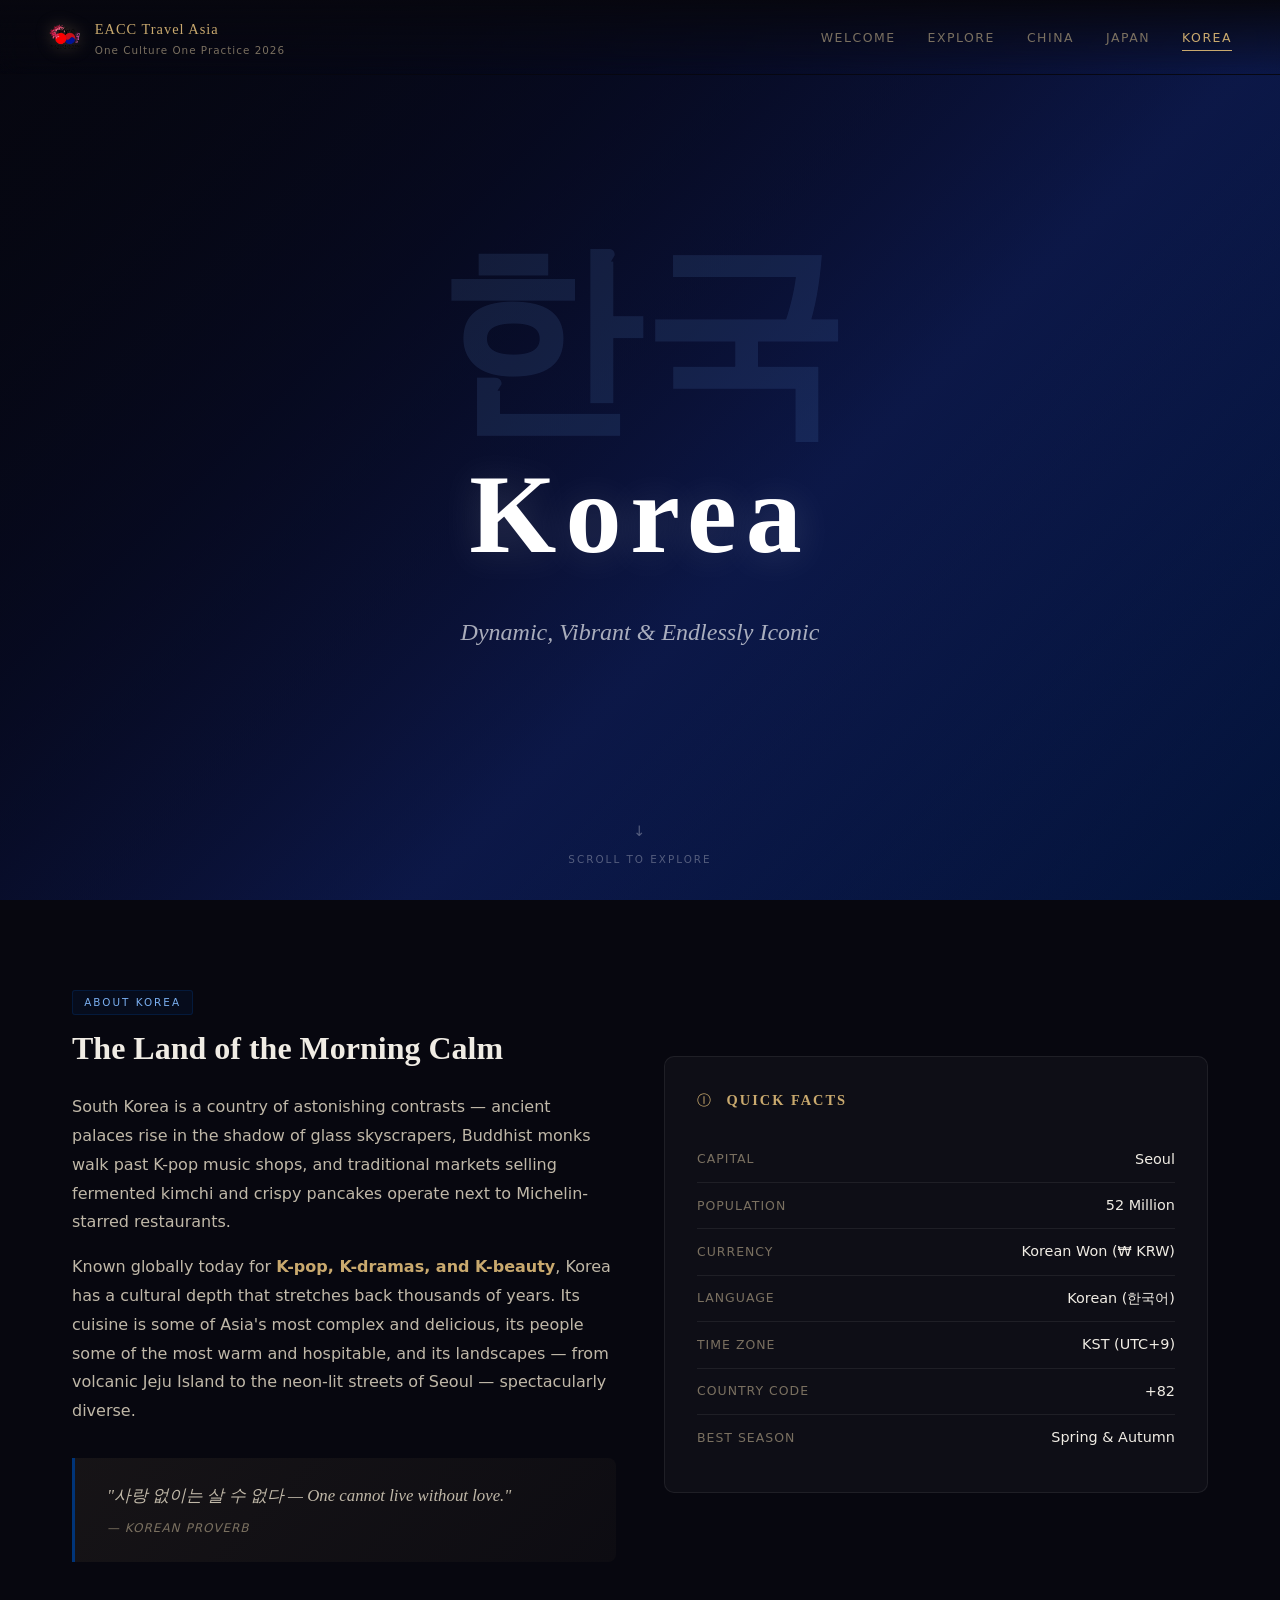
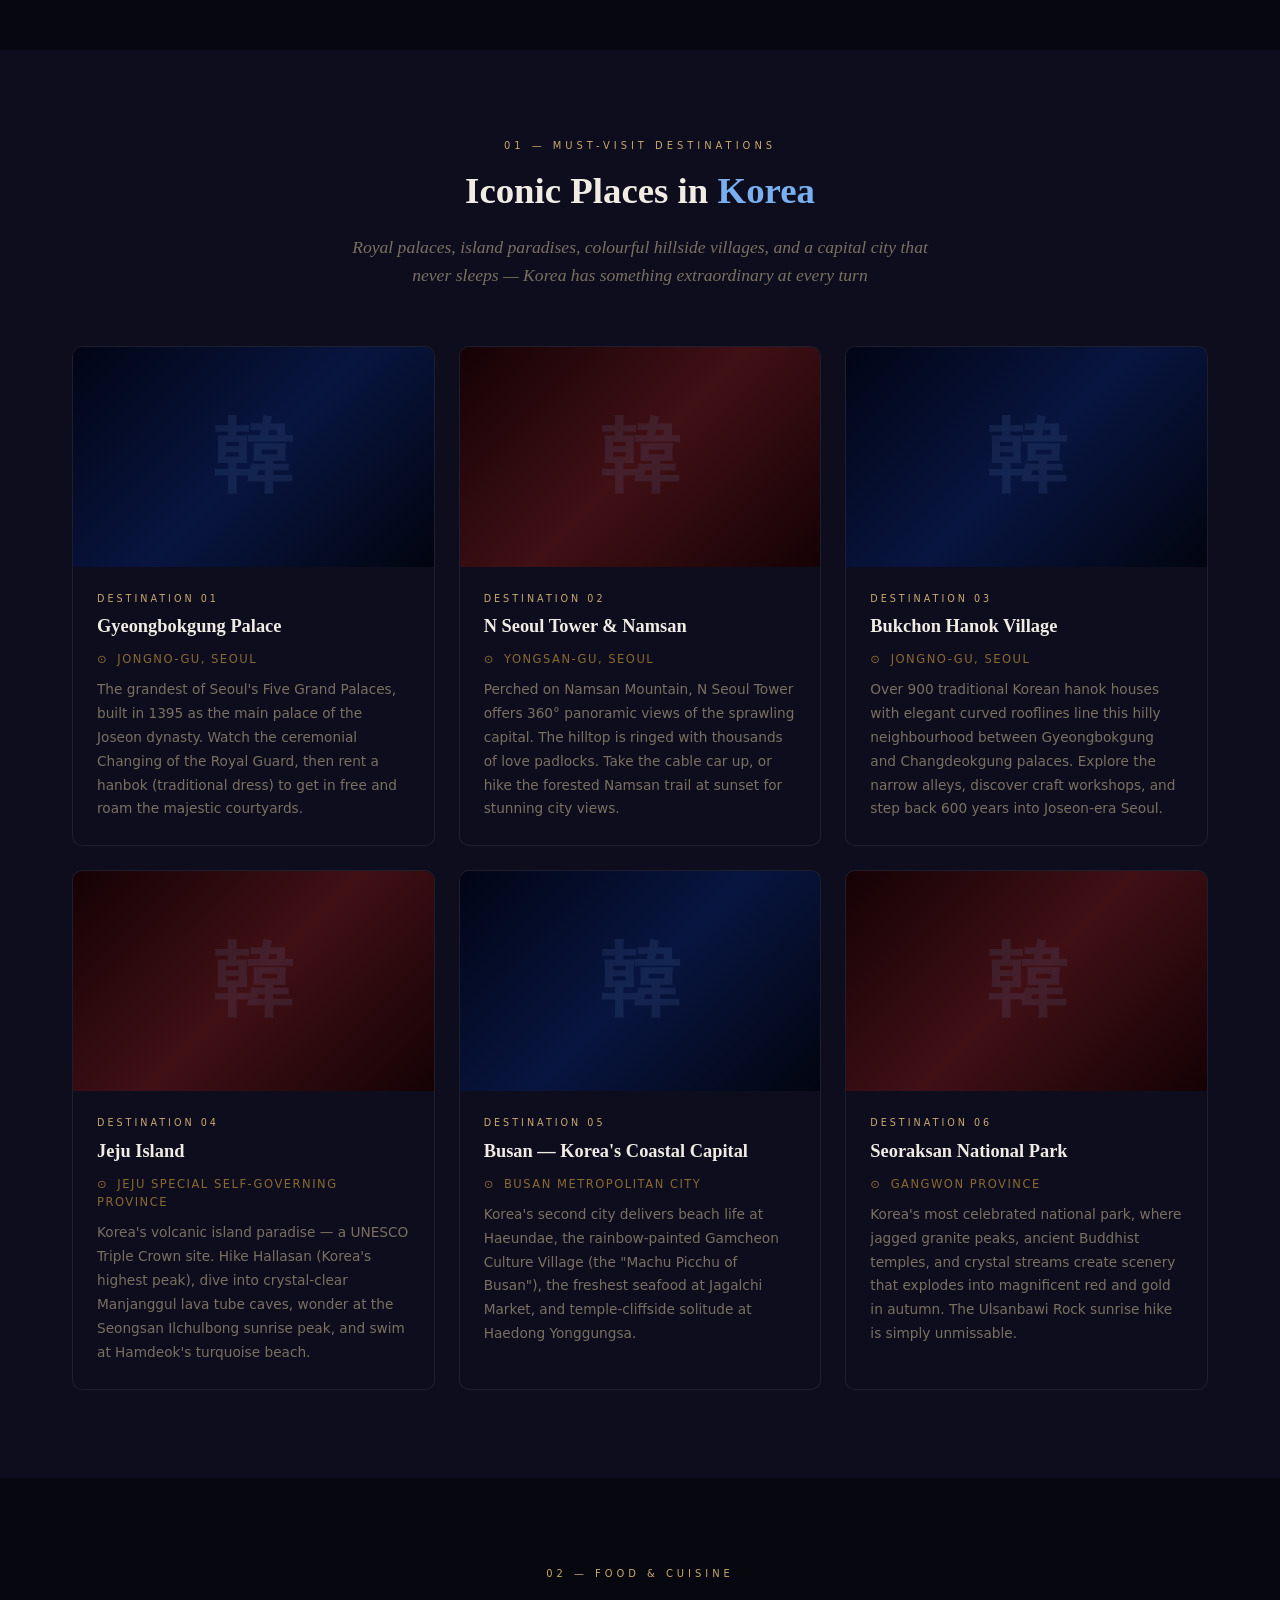
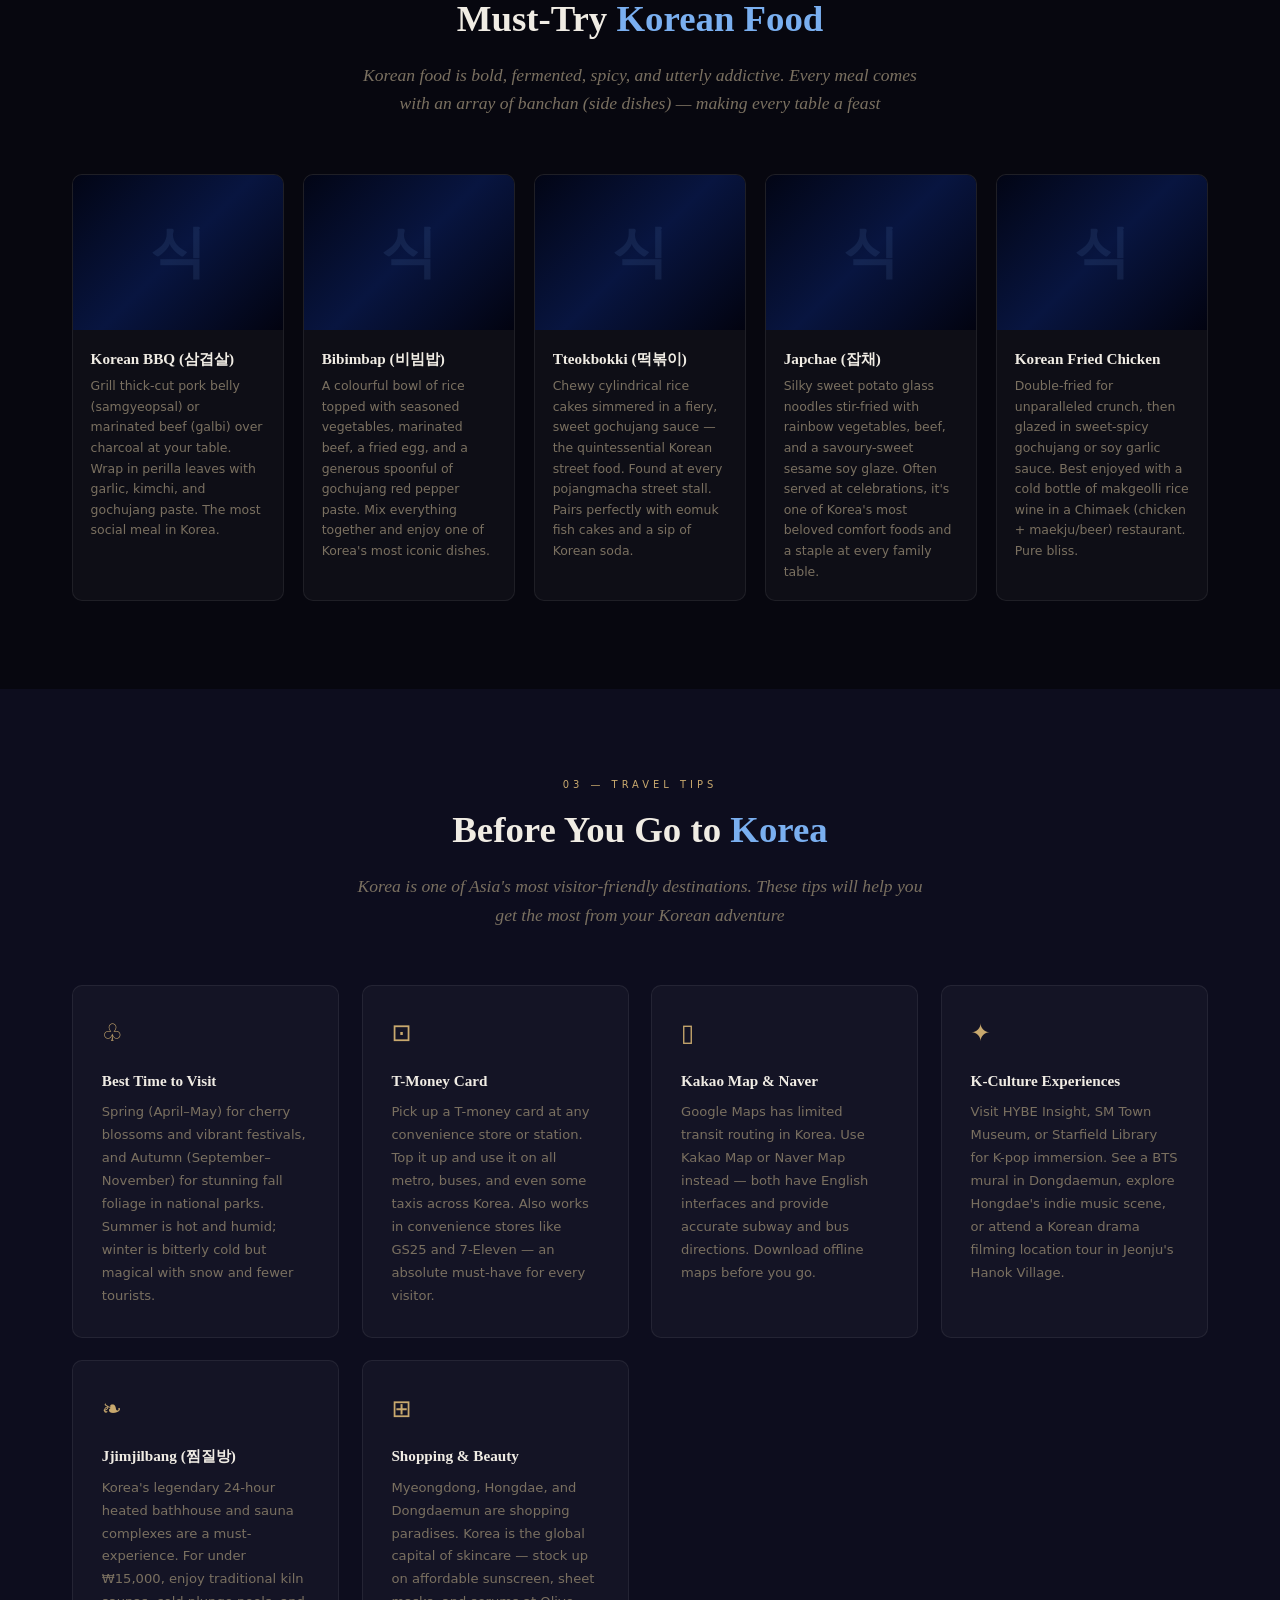
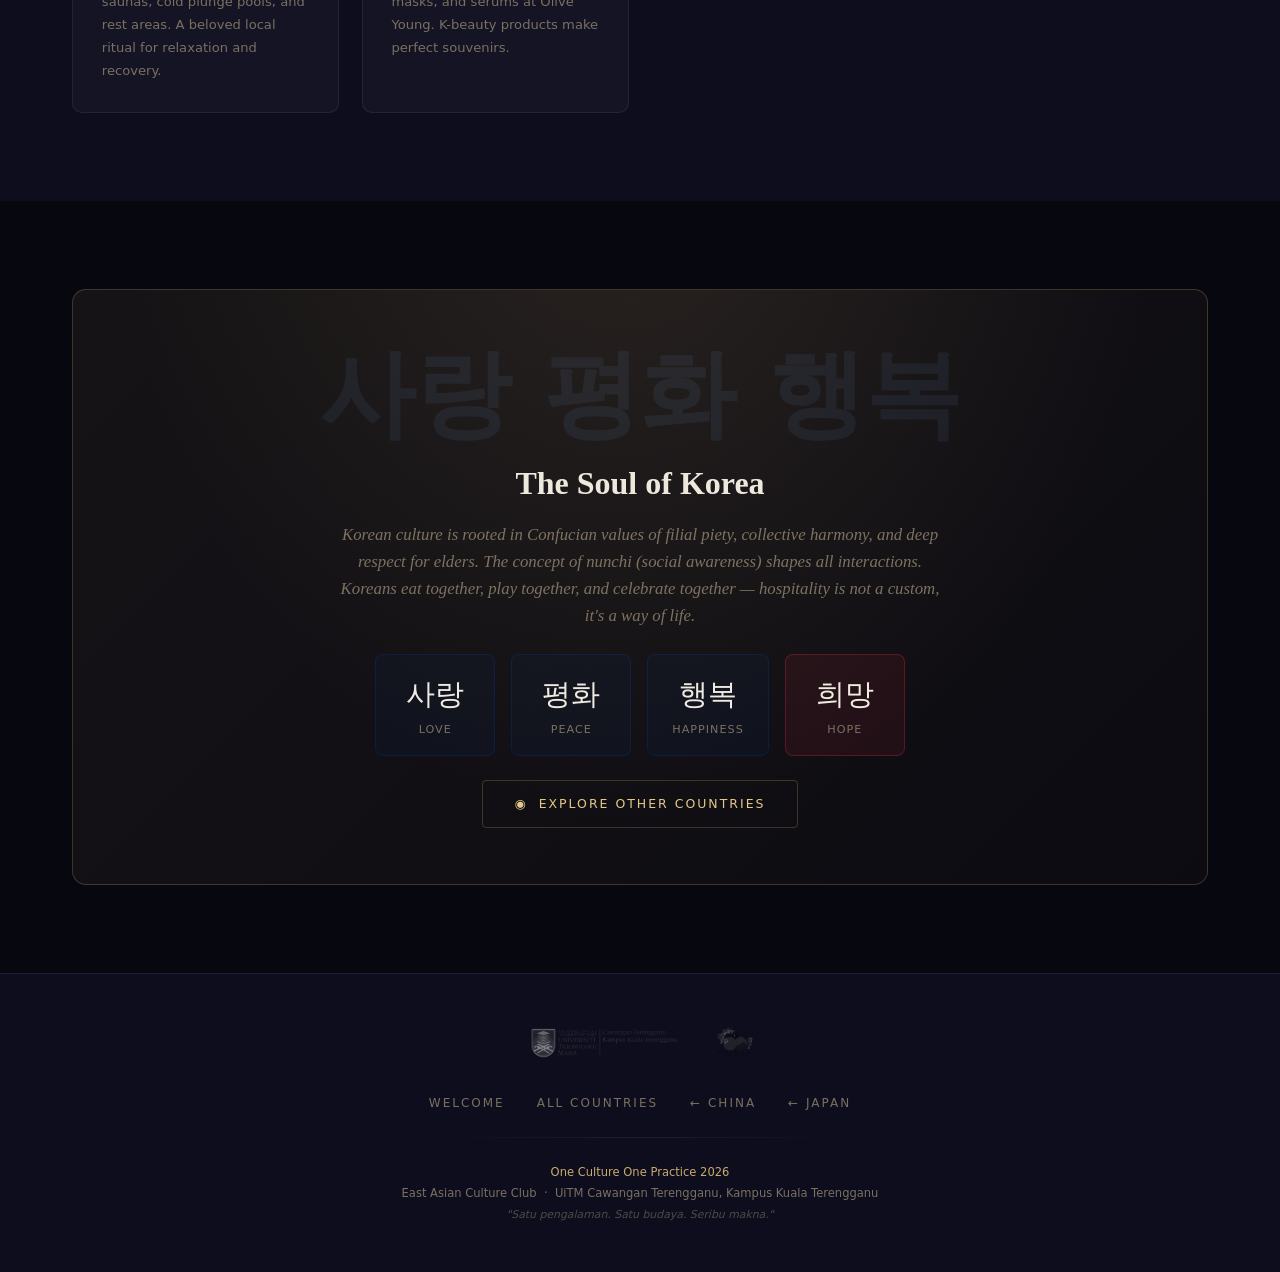
<file: korea.html>
<!DOCTYPE html>
<html lang="en">
<head>
  <meta charset="UTF-8">
  <meta name="viewport" content="width=device-width, initial-scale=1.0">
  <title>Korea Travel Ideas — EACC One Culture One Practice 2026</title>
  <meta name="description" content="Discover Korea's must-visit destinations, food, and travel tips. Presented by EACC UiTM at One Culture One Practice 2026.">
  <link rel="stylesheet" href="css/style.css">
  <style>
    .korea-accent { color: var(--korea-blue); }
    .section-title .accent { color: #7aaff0; }
    .korea-body .tip-card:hover { border-color: rgba(0,52,120,0.4); box-shadow: 0 0 30px rgba(0,52,120,0.1); }
    .korea-tag { background:rgba(0,52,120,0.12); color:#7aaff0; border:1px solid rgba(0,52,120,0.35); display:inline-block; font-size:0.65rem; text-transform:uppercase; letter-spacing:2px; padding:0.2rem 0.7rem; border-radius:3px; margin-bottom:0.5rem; }
    .korea-body .dest-card:hover { border-color: rgba(111,163,240,0.25); }
    .korea-body .food-card:hover { border-color: rgba(111,163,240,0.25); }
    .taegeuk {
      display:inline-flex; align-items:center; justify-content:center;
      width:60px; height:60px; border-radius:50%;
      background:conic-gradient(#c42b1c 0deg 180deg, #003478 180deg 360deg);
      border:3px solid rgba(255,255,255,0.15);
      font-size:1.6rem; font-weight:900; color:transparent;
    }
  </style>
</head>
<body class="country-body korea-body">

  <!-- Navbar -->
  <nav class="navbar" role="navigation">
    <div class="nav-brand">
      <img src="assets/eacc-logo.png" alt="EACC" onerror="this.style.display='none'" style="height:34px;">
      <div>
        <span class="nav-brand-text">EACC Travel Asia</span>
        <span class="nav-brand-sub">One Culture One Practice 2026</span>
      </div>
    </div>
    <button class="nav-toggle" aria-label="Toggle navigation"><span></span><span></span><span></span></button>
    <ul class="nav-links">
      <li><a href="index.html">Welcome</a></li>
      <li><a href="main.html">Explore</a></li>
      <li><a href="china.html">China</a></li>
      <li><a href="japan.html">Japan</a></li>
      <li><a href="korea.html" class="active">Korea</a></li>
    </ul>
  </nav>

  <!-- HERO -->
  <section class="country-hero" aria-label="Korea hero">
    <div class="hero-bg" style="background-image:url('https://images.unsplash.com/photo-1517154421773-0529f29ea451?auto=format&fit=crop&w=1920&q=80');"></div>
    <div class="hero-overlay korea-overlay"></div>
    <div class="hero-content">
      <div class="hero-script" aria-hidden="true">한국</div>
      <h1 class="hero-country-name">Korea</h1>
      <p class="hero-country-sub">Dynamic, Vibrant &amp; Endlessly Iconic</p>
    </div>
    <div class="hero-scroll-hint" aria-hidden="true">
      <i class="fa-solid fa-chevron-down"></i>
      <span>Scroll to explore</span>
    </div>
  </section>

  <!-- INTRODUCTION -->
  <section class="section">
    <div class="container">
      <div class="intro-grid">
        <div class="intro-text">
          <div class="korea-tag">About Korea</div>
          <h2 style="font-family:'Cinzel',serif; font-size:clamp(1.3rem,3vw,2rem); color:var(--text); margin-bottom:1.2rem;">
            The Land of the Morning Calm
          </h2>
          <p>South Korea is a country of astonishing contrasts — ancient palaces rise in the shadow of glass skyscrapers, Buddhist monks walk past K-pop music shops, and traditional markets selling fermented kimchi and crispy pancakes operate next to Michelin-starred restaurants.</p>
          <p>Known globally today for <span class="highlight">K-pop, K-dramas, and K-beauty</span>, Korea has a cultural depth that stretches back thousands of years. Its cuisine is some of Asia's most complex and delicious, its people some of the most warm and hospitable, and its landscapes — from volcanic Jeju Island to the neon-lit streets of Seoul — spectacularly diverse.</p>
          <div class="quote-block" style="border-left-color:var(--korea-blue);">
            <blockquote>"사랑 없이는 살 수 없다 — One cannot live without love."</blockquote>
            <cite>— Korean Proverb</cite>
          </div>
        </div>
        <div>
          <div class="quick-facts">
            <h3><i class="fa-solid fa-circle-info" style="margin-right:0.5rem;"></i> Quick Facts</h3>
            <div class="fact-row"><span class="fact-key">Capital</span><span class="fact-val">Seoul</span></div>
            <div class="fact-row"><span class="fact-key">Population</span><span class="fact-val">52 Million</span></div>
            <div class="fact-row"><span class="fact-key">Currency</span><span class="fact-val">Korean Won (₩ KRW)</span></div>
            <div class="fact-row"><span class="fact-key">Language</span><span class="fact-val">Korean (한국어)</span></div>
            <div class="fact-row"><span class="fact-key">Time Zone</span><span class="fact-val">KST (UTC+9)</span></div>
            <div class="fact-row"><span class="fact-key">Country Code</span><span class="fact-val">+82</span></div>
            <div class="fact-row"><span class="fact-key">Best Season</span><span class="fact-val">Spring &amp; Autumn</span></div>
          </div>
        </div>
      </div>
    </div>
  </section>

  <!-- DESTINATIONS -->
  <section class="section section-alt" id="destinations">
    <div class="container">
      <div class="section-header fade-in">
        <span class="section-number">01 — Must-Visit Destinations</span>
        <h2 class="section-title">Iconic Places in <span class="accent">Korea</span></h2>
        <p class="section-desc">Royal palaces, island paradises, colourful hillside villages, and a capital city that never sleeps — Korea has something extraordinary at every turn</p>
      </div>
      <div class="destinations-grid">

        <article class="dest-card fade-in">
          <div class="dest-img-wrap">
            <img class="dest-img" src="https://images.unsplash.com/photo-1578662996442-48f60103fc96?auto=format&fit=crop&w=800&q=80" alt="Gyeongbokgung Palace Seoul" loading="lazy">
            <div class="dest-img-overlay"></div>
          </div>
          <div class="dest-info">
            <span class="dest-rank">Destination 01</span>
            <h3 class="dest-name">Gyeongbokgung Palace</h3>
            <p class="dest-location"><i class="fa-solid fa-location-dot" style="margin-right:4px;"></i> Jongno-gu, Seoul</p>
            <p class="dest-desc">The grandest of Seoul's Five Grand Palaces, built in 1395 as the main palace of the Joseon dynasty. Watch the ceremonial Changing of the Royal Guard, then rent a hanbok (traditional dress) to get in free and roam the majestic courtyards.</p>
          </div>
        </article>

        <article class="dest-card fade-in delay-1">
          <div class="dest-img-wrap">
            <img class="dest-img" src="https://images.unsplash.com/photo-1517154421773-0529f29ea451?auto=format&fit=crop&w=800&q=80" alt="Seoul South Korea" loading="lazy">
            <div class="dest-img-overlay"></div>
          </div>
          <div class="dest-info">
            <span class="dest-rank">Destination 02</span>
            <h3 class="dest-name">N Seoul Tower &amp; Namsan</h3>
            <p class="dest-location"><i class="fa-solid fa-location-dot" style="margin-right:4px;"></i> Yongsan-gu, Seoul</p>
            <p class="dest-desc">Perched on Namsan Mountain, N Seoul Tower offers 360° panoramic views of the sprawling capital. The hilltop is ringed with thousands of love padlocks. Take the cable car up, or hike the forested Namsan trail at sunset for stunning city views.</p>
          </div>
        </article>

        <article class="dest-card fade-in delay-2">
          <div class="dest-img-wrap">
            <img class="dest-img" src="https://images.unsplash.com/photo-1513407030348-c983a97b98d8?auto=format&fit=crop&w=800&q=80" alt="Bukchon Hanok Village Seoul" loading="lazy">
            <div class="dest-img-overlay"></div>
          </div>
          <div class="dest-info">
            <span class="dest-rank">Destination 03</span>
            <h3 class="dest-name">Bukchon Hanok Village</h3>
            <p class="dest-location"><i class="fa-solid fa-location-dot" style="margin-right:4px;"></i> Jongno-gu, Seoul</p>
            <p class="dest-desc">Over 900 traditional Korean hanok houses with elegant curved rooflines line this hilly neighbourhood between Gyeongbokgung and Changdeokgung palaces. Explore the narrow alleys, discover craft workshops, and step back 600 years into Joseon-era Seoul.</p>
          </div>
        </article>

        <article class="dest-card fade-in delay-3">
          <div class="dest-img-wrap">
            <img class="dest-img" src="https://images.unsplash.com/photo-1590850561767-de5e79ea5280?auto=format&fit=crop&w=800&q=80" alt="Jeju Island Korea" loading="lazy">
            <div class="dest-img-overlay"></div>
          </div>
          <div class="dest-info">
            <span class="dest-rank">Destination 04</span>
            <h3 class="dest-name">Jeju Island</h3>
            <p class="dest-location"><i class="fa-solid fa-location-dot" style="margin-right:4px;"></i> Jeju Special Self-Governing Province</p>
            <p class="dest-desc">Korea's volcanic island paradise — a UNESCO Triple Crown site. Hike Hallasan (Korea's highest peak), dive into crystal-clear Manjanggul lava tube caves, wonder at the Seongsan Ilchulbong sunrise peak, and swim at Hamdeok's turquoise beach.</p>
          </div>
        </article>

        <article class="dest-card fade-in delay-4">
          <div class="dest-img-wrap">
            <img class="dest-img" src="https://images.unsplash.com/photo-1561316441-1ef5a4e099c5?auto=format&fit=crop&w=800&q=80" alt="Busan South Korea" loading="lazy">
            <div class="dest-img-overlay"></div>
          </div>
          <div class="dest-info">
            <span class="dest-rank">Destination 05</span>
            <h3 class="dest-name">Busan — Korea's Coastal Capital</h3>
            <p class="dest-location"><i class="fa-solid fa-location-dot" style="margin-right:4px;"></i> Busan Metropolitan City</p>
            <p class="dest-desc">Korea's second city delivers beach life at Haeundae, the rainbow-painted Gamcheon Culture Village (the "Machu Picchu of Busan"), the freshest seafood at Jagalchi Market, and temple-cliffside solitude at Haedong Yonggungsa.</p>
          </div>
        </article>

        <article class="dest-card fade-in">
          <div class="dest-img-wrap">
            <img class="dest-img" src="https://images.unsplash.com/photo-1506905925346-21bda4d32df4?auto=format&fit=crop&w=800&q=80" alt="Korean landscape mountains" loading="lazy">
            <div class="dest-img-overlay"></div>
          </div>
          <div class="dest-info">
            <span class="dest-rank">Destination 06</span>
            <h3 class="dest-name">Seoraksan National Park</h3>
            <p class="dest-location"><i class="fa-solid fa-location-dot" style="margin-right:4px;"></i> Gangwon Province</p>
            <p class="dest-desc">Korea's most celebrated national park, where jagged granite peaks, ancient Buddhist temples, and crystal streams create scenery that explodes into magnificent red and gold in autumn. The Ulsanbawi Rock sunrise hike is simply unmissable.</p>
          </div>
        </article>

      </div>
    </div>
  </section>

  <!-- FOOD -->
  <section class="section" id="food">
    <div class="container">
      <div class="section-header fade-in">
        <span class="section-number">02 — Food &amp; Cuisine</span>
        <h2 class="section-title">Must-Try <span class="accent">Korean Food</span></h2>
        <p class="section-desc">Korean food is bold, fermented, spicy, and utterly addictive. Every meal comes with an array of banchan (side dishes) — making every table a feast</p>
      </div>
      <div class="food-grid">

        <div class="food-card fade-in">
          <div class="food-img-wrap">
            <img class="food-img" src="https://images.unsplash.com/photo-1590301157890-4810ed352733?auto=format&fit=crop&w=600&q=80" alt="Korean BBQ" loading="lazy">
          </div>
          <div class="food-info">
            <h3 class="food-name">Korean BBQ (삼겹살)</h3>
            <p class="food-desc">Grill thick-cut pork belly (samgyeopsal) or marinated beef (galbi) over charcoal at your table. Wrap in perilla leaves with garlic, kimchi, and gochujang paste. The most social meal in Korea.</p>
          </div>
        </div>

        <div class="food-card fade-in delay-1">
          <div class="food-img-wrap">
            <img class="food-img" src="https://images.unsplash.com/photo-1515003197210-e0cd71810b5f?auto=format&fit=crop&w=600&q=80" alt="Bibimbap Korea" loading="lazy">
          </div>
          <div class="food-info">
            <h3 class="food-name">Bibimbap (비빔밥)</h3>
            <p class="food-desc">A colourful bowl of rice topped with seasoned vegetables, marinated beef, a fried egg, and a generous spoonful of gochujang red pepper paste. Mix everything together and enjoy one of Korea's most iconic dishes.</p>
          </div>
        </div>

        <div class="food-card fade-in delay-2">
          <div class="food-img-wrap">
            <img class="food-img" src="https://images.unsplash.com/photo-1547592166-23ac45744acd?auto=format&fit=crop&w=600&q=80" alt="Tteokbokki Korea" loading="lazy">
          </div>
          <div class="food-info">
            <h3 class="food-name">Tteokbokki (떡볶이)</h3>
            <p class="food-desc">Chewy cylindrical rice cakes simmered in a fiery, sweet gochujang sauce — the quintessential Korean street food. Found at every pojangmacha street stall. Pairs perfectly with eomuk fish cakes and a sip of Korean soda.</p>
          </div>
        </div>

        <div class="food-card fade-in delay-3">
          <div class="food-img-wrap">
            <img class="food-img" src="https://images.unsplash.com/photo-1496116218417-1a781b1c416c?auto=format&fit=crop&w=600&q=80" alt="Japchae Korean glass noodles" loading="lazy">
          </div>
          <div class="food-info">
            <h3 class="food-name">Japchae (잡채)</h3>
            <p class="food-desc">Silky sweet potato glass noodles stir-fried with rainbow vegetables, beef, and a savoury-sweet sesame soy glaze. Often served at celebrations, it's one of Korea's most beloved comfort foods and a staple at every family table.</p>
          </div>
        </div>

        <div class="food-card fade-in delay-4">
          <div class="food-img-wrap">
            <img class="food-img" src="https://images.unsplash.com/photo-1569050467447-ce54b3bbc37d?auto=format&fit=crop&w=600&q=80" alt="Korean fried chicken" loading="lazy">
          </div>
          <div class="food-info">
            <h3 class="food-name">Korean Fried Chicken</h3>
            <p class="food-desc">Double-fried for unparalleled crunch, then glazed in sweet-spicy gochujang or soy garlic sauce. Best enjoyed with a cold bottle of makgeolli rice wine in a Chimaek (chicken + maekju/beer) restaurant. Pure bliss.</p>
          </div>
        </div>

      </div>
    </div>
  </section>

  <!-- TRAVEL TIPS -->
  <section class="section section-alt" id="tips">
    <div class="container">
      <div class="section-header fade-in">
        <span class="section-number">03 — Travel Tips</span>
        <h2 class="section-title">Before You Go to <span class="accent">Korea</span></h2>
        <p class="section-desc">Korea is one of Asia's most visitor-friendly destinations. These tips will help you get the most from your Korean adventure</p>
      </div>
      <div class="tips-grid">
        <div class="tip-card fade-in">
          <div class="tip-icon"><i class="fa-solid fa-leaf"></i></div>
          <h3 class="tip-title">Best Time to Visit</h3>
          <p class="tip-text">Spring (April–May) for cherry blossoms and vibrant festivals, and Autumn (September–November) for stunning fall foliage in national parks. Summer is hot and humid; winter is bitterly cold but magical with snow and fewer tourists.</p>
        </div>
        <div class="tip-card fade-in delay-1">
          <div class="tip-icon"><i class="fa-solid fa-bus"></i></div>
          <h3 class="tip-title">T-Money Card</h3>
          <p class="tip-text">Pick up a T-money card at any convenience store or station. Top it up and use it on all metro, buses, and even some taxis across Korea. Also works in convenience stores like GS25 and 7-Eleven — an absolute must-have for every visitor.</p>
        </div>
        <div class="tip-card fade-in delay-2">
          <div class="tip-icon"><i class="fa-solid fa-mobile-screen"></i></div>
          <h3 class="tip-title">Kakao Map &amp; Naver</h3>
          <p class="tip-text">Google Maps has limited transit routing in Korea. Use Kakao Map or Naver Map instead — both have English interfaces and provide accurate subway and bus directions. Download offline maps before you go.</p>
        </div>
        <div class="tip-card fade-in delay-3">
          <div class="tip-icon"><i class="fa-solid fa-star"></i></div>
          <h3 class="tip-title">K-Culture Experiences</h3>
          <p class="tip-text">Visit HYBE Insight, SM Town Museum, or Starfield Library for K-pop immersion. See a BTS mural in Dongdaemun, explore Hongdae's indie music scene, or attend a Korean drama filming location tour in Jeonju's Hanok Village.</p>
        </div>
        <div class="tip-card fade-in delay-4">
          <div class="tip-icon"><i class="fa-solid fa-spa"></i></div>
          <h3 class="tip-title">Jjimjilbang (찜질방)</h3>
          <p class="tip-text">Korea's legendary 24-hour heated bathhouse and sauna complexes are a must-experience. For under ₩15,000, enjoy traditional kiln saunas, cold plunge pools, and rest areas. A beloved local ritual for relaxation and recovery.</p>
        </div>
        <div class="tip-card fade-in">
          <div class="tip-icon"><i class="fa-solid fa-store"></i></div>
          <h3 class="tip-title">Shopping &amp; Beauty</h3>
          <p class="tip-text">Myeongdong, Hongdae, and Dongdaemun are shopping paradises. Korea is the global capital of skincare — stock up on affordable sunscreen, sheet masks, and serums at Olive Young. K-beauty products make perfect souvenirs.</p>
        </div>
      </div>
    </div>
  </section>

  <!-- CULTURAL INSIGHT -->
  <section class="section" id="culture">
    <div class="container">
      <div class="cultural-banner fade-in">
        <div class="cultural-banner-script" aria-hidden="true" style="color:#7aaff0;">사랑 평화 행복</div>
        <h2>The Soul of Korea</h2>
        <p>Korean culture is rooted in Confucian values of filial piety, collective harmony, and deep respect for elders. The concept of <em>nunchi</em> (social awareness) shapes all interactions. Koreans eat together, play together, and celebrate together — hospitality is not a custom, it's a way of life.</p>
        <div style="display:flex; gap:1rem; justify-content:center; flex-wrap:wrap; margin:1.5rem 0;">
          <div style="background:rgba(0,52,120,0.1); border:1px solid rgba(0,52,120,0.35); border-radius:8px; padding:1rem 1.5rem; text-align:center; min-width:120px;">
            <div style="font-size:1.8rem; margin-bottom:0.3rem;">사랑</div>
            <div style="font-size:0.7rem; color:var(--text-muted); text-transform:uppercase; letter-spacing:1px;">Love</div>
          </div>
          <div style="background:rgba(0,52,120,0.1); border:1px solid rgba(0,52,120,0.35); border-radius:8px; padding:1rem 1.5rem; text-align:center; min-width:120px;">
            <div style="font-size:1.8rem; margin-bottom:0.3rem;">평화</div>
            <div style="font-size:0.7rem; color:var(--text-muted); text-transform:uppercase; letter-spacing:1px;">Peace</div>
          </div>
          <div style="background:rgba(0,52,120,0.1); border:1px solid rgba(0,52,120,0.35); border-radius:8px; padding:1rem 1.5rem; text-align:center; min-width:120px;">
            <div style="font-size:1.8rem; margin-bottom:0.3rem;">행복</div>
            <div style="font-size:0.7rem; color:var(--text-muted); text-transform:uppercase; letter-spacing:1px;">Happiness</div>
          </div>
          <div style="background:rgba(205,46,58,0.1); border:1px solid rgba(205,46,58,0.3); border-radius:8px; padding:1rem 1.5rem; text-align:center; min-width:120px;">
            <div style="font-size:1.8rem; margin-bottom:0.3rem;">희망</div>
            <div style="font-size:0.7rem; color:var(--text-muted); text-transform:uppercase; letter-spacing:1px;">Hope</div>
          </div>
        </div>
        <a href="main.html" class="explore-more-btn">
          <i class="fa-solid fa-globe"></i> Explore Other Countries
        </a>
      </div>
    </div>
  </section>

  <!-- Footer -->
  <footer class="page-footer">
    <div class="footer-logos">
      <img src="assets/uitm-logo.png" alt="UiTM" onerror="this.style.display='none'">
      <img src="assets/eacc-logo.png" alt="EACC" onerror="this.style.display='none'">
    </div>
    <nav class="footer-nav">
      <a href="index.html">Welcome</a>
      <a href="main.html">All Countries</a>
      <a href="china.html">← China</a>
      <a href="japan.html">← Japan</a>
    </nav>
    <div class="footer-divider"></div>
    <p class="footer-credit">
      <span>One Culture One Practice 2026</span><br>
      East Asian Culture Club &nbsp;·&nbsp; UiTM Cawangan Terengganu, Kampus Kuala Terengganu<br>
      <em style="font-size:0.68rem; opacity:0.6;">"Satu pengalaman. Satu budaya. Seribu makna."</em>
    </p>
  </footer>

  <script src="js/animations.js"></script>
</body>
</html>
</file>
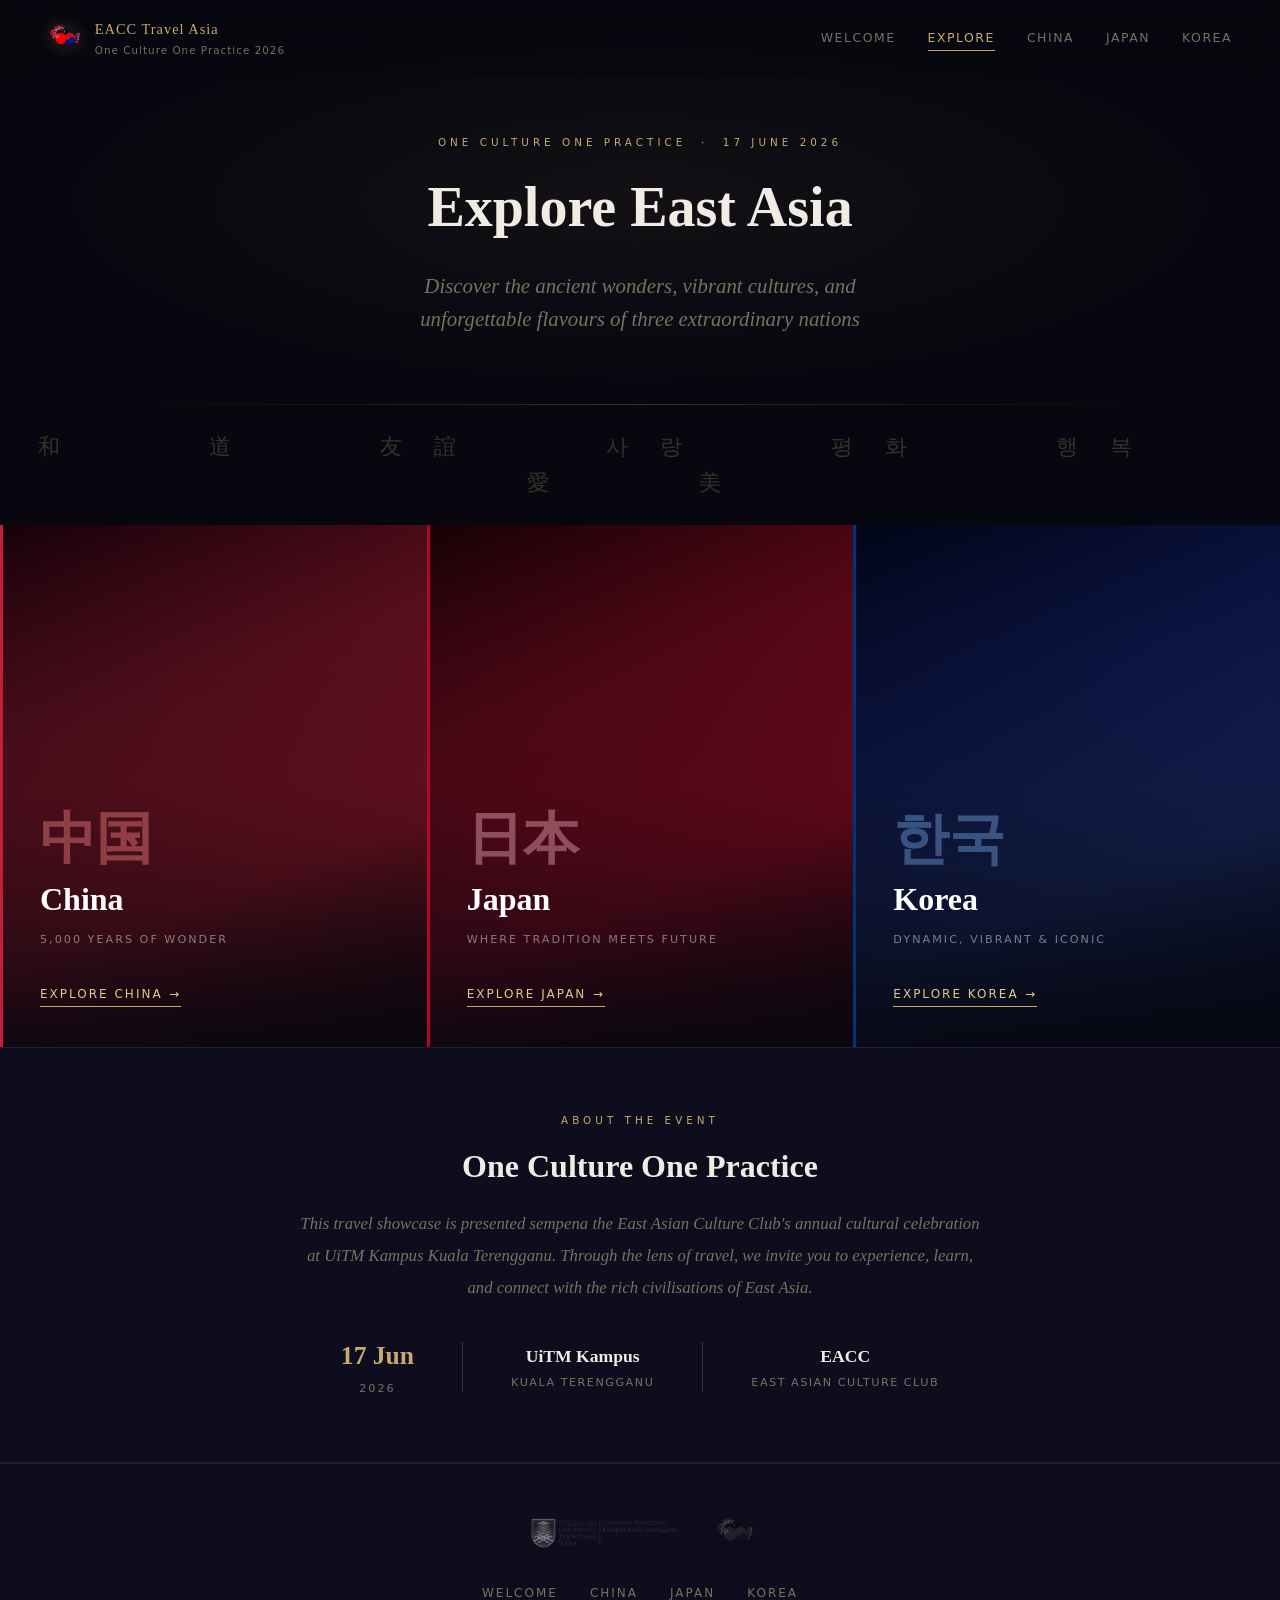
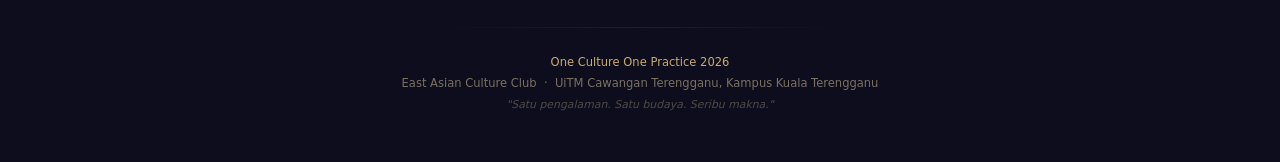
<file: main.html>
<!DOCTYPE html>
<html lang="en">
<head>
  <meta charset="UTF-8">
  <meta name="viewport" content="width=device-width, initial-scale=1.0">
  <title>Explore East Asia — One Culture One Practice 2026</title>
  <meta name="description" content="Explore travel ideas for China, Japan and Korea. Presented by EACC UiTM at the One Culture One Practice 2026 event.">
  <link rel="stylesheet" href="css/style.css">
</head>
<body class="main-body">

  <!-- Navbar -->
  <nav class="navbar" role="navigation" aria-label="Main navigation">
    <div class="nav-brand">
      <img src="assets/eacc-logo.png" alt="EACC"
           onerror="this.style.display='none'" style="height:34px;">
      <div>
        <span class="nav-brand-text">EACC Travel Asia</span>
        <span class="nav-brand-sub">One Culture One Practice 2026</span>
      </div>
    </div>
    <button class="nav-toggle" aria-label="Toggle navigation" aria-expanded="false">
      <span></span><span></span><span></span>
    </button>
    <ul class="nav-links">
      <li><a href="index.html">Welcome</a></li>
      <li><a href="main.html" class="active">Explore</a></li>
      <li><a href="china.html">China</a></li>
      <li><a href="japan.html">Japan</a></li>
      <li><a href="korea.html">Korea</a></li>
    </ul>
  </nav>

  <!-- Hero -->
  <section class="main-hero">
    <div class="container">
      <span class="overline">One Culture One Practice &nbsp;·&nbsp; 17 June 2026</span>
      <h1 class="page-title">Explore East Asia</h1>
      <p class="page-subtitle">Discover the ancient wonders, vibrant cultures, and unforgettable flavours of three extraordinary nations</p>
    </div>
  </section>

  <!-- Decorative characters row -->
  <div style="text-align:center; padding:1.5rem; font-size:1.4rem; letter-spacing:2rem; opacity:0.25; color:var(--gold); overflow:hidden;" aria-hidden="true">
    和 &nbsp; 道 &nbsp; 友誼 &nbsp; 사랑 &nbsp; 평화 &nbsp; 행복 &nbsp; 愛 &nbsp; 美
  </div>

  <!-- Country Cards -->
  <div class="countries-grid" id="countries">

    <!-- China -->
    <a href="china.html" class="country-card card-china" aria-label="Explore China">
      <div class="country-card-bg" style="background-image:url('https://images.unsplash.com/photo-1508804185872-d7badad00f7d?auto=format&fit=crop&w=1200&q=80');"></div>
      <div class="country-card-overlay"></div>
      <div class="country-card-content">
        <div class="country-char">中国</div>
        <h2 class="country-name">China</h2>
        <p class="country-tag">5,000 Years of Wonder</p>
        <ul class="country-highlights">
          <li>Great Wall & Forbidden City</li>
          <li>Li River & Zhangjiajie</li>
          <li>Peking Duck & Dim Sum</li>
        </ul>
        <span class="country-btn">Explore China <i class="fa-solid fa-arrow-right"></i></span>
      </div>
    </a>

    <!-- Japan -->
    <a href="japan.html" class="country-card card-japan" aria-label="Explore Japan">
      <div class="country-card-bg" style="background-image:url('https://images.unsplash.com/photo-1493976040374-85c8e12f0c0e?auto=format&fit=crop&w=1200&q=80');"></div>
      <div class="country-card-overlay"></div>
      <div class="country-card-content">
        <div class="country-char">日本</div>
        <h2 class="country-name">Japan</h2>
        <p class="country-tag">Where Tradition Meets Future</p>
        <ul class="country-highlights">
          <li>Mount Fuji & Kyoto Temples</li>
          <li>Tokyo Neon & Cherry Blossoms</li>
          <li>Ramen, Sushi & Matcha</li>
        </ul>
        <span class="country-btn">Explore Japan <i class="fa-solid fa-arrow-right"></i></span>
      </div>
    </a>

    <!-- Korea -->
    <a href="korea.html" class="country-card card-korea" aria-label="Explore Korea">
      <div class="country-card-bg" style="background-image:url('https://images.unsplash.com/photo-1517154421773-0529f29ea451?auto=format&fit=crop&w=1200&q=80');"></div>
      <div class="country-card-overlay"></div>
      <div class="country-card-content">
        <div class="country-char">한국</div>
        <h2 class="country-name">Korea</h2>
        <p class="country-tag">Dynamic, Vibrant & Iconic</p>
        <ul class="country-highlights">
          <li>Gyeongbokgung & Hanok Villages</li>
          <li>Jeju Island & Busan Coast</li>
          <li>K-BBQ, Bibimbap & Tteokbokki</li>
        </ul>
        <span class="country-btn">Explore Korea <i class="fa-solid fa-arrow-right"></i></span>
      </div>
    </a>

  </div>

  <!-- About Event Strip -->
  <section style="padding:4rem 0; background:var(--bg-2); border-top:1px solid var(--border-subtle); border-bottom:1px solid var(--border-subtle);">
    <div class="container" style="text-align:center;">
      <span class="overline">About The Event</span>
      <h2 style="font-family:'Cinzel',serif; font-size:clamp(1.3rem,3vw,2rem); color:var(--text); margin-bottom:1rem;">One Culture One Practice</h2>
      <p style="font-family:'Cormorant Garamond',serif; font-size:1.05rem; font-style:italic; color:var(--text-muted); max-width:680px; margin:0 auto 2rem; line-height:1.9;">
        This travel showcase is presented <em>sempena</em> the East Asian Culture Club's annual cultural celebration at UiTM Kampus Kuala Terengganu. Through the lens of travel, we invite you to experience, learn, and connect with the rich civilisations of East Asia.
      </p>
      <div style="display:flex; justify-content:center; align-items:center; gap:3rem; flex-wrap:wrap; margin-top:1.5rem;">
        <div style="text-align:center;">
          <div style="font-family:'Cinzel',serif; font-size:1.6rem; color:var(--gold); font-weight:700;">17 Jun</div>
          <div style="font-size:0.7rem; color:var(--text-muted); text-transform:uppercase; letter-spacing:2px; margin-top:3px;">2026</div>
        </div>
        <div style="width:1px; height:50px; background:var(--border);"></div>
        <div style="text-align:center;">
          <div style="font-family:'Cinzel',serif; font-size:1.1rem; color:var(--text); font-weight:600;">UiTM Kampus</div>
          <div style="font-size:0.7rem; color:var(--text-muted); text-transform:uppercase; letter-spacing:1.5px; margin-top:3px;">Kuala Terengganu</div>
        </div>
        <div style="width:1px; height:50px; background:var(--border);"></div>
        <div style="text-align:center;">
          <div style="font-family:'Cinzel',serif; font-size:1.1rem; color:var(--text); font-weight:600;">EACC</div>
          <div style="font-size:0.7rem; color:var(--text-muted); text-transform:uppercase; letter-spacing:1.5px; margin-top:3px;">East Asian Culture Club</div>
        </div>
      </div>
    </div>
  </section>

  <!-- Footer -->
  <footer class="page-footer">
    <div class="footer-logos">
      <img src="assets/uitm-logo.png" alt="UiTM" onerror="this.style.display='none'">
      <img src="assets/eacc-logo.png" alt="EACC" onerror="this.style.display='none'">
    </div>
    <nav class="footer-nav" aria-label="Footer navigation">
      <a href="index.html">Welcome</a>
      <a href="china.html">China</a>
      <a href="japan.html">Japan</a>
      <a href="korea.html">Korea</a>
    </nav>
    <div class="footer-divider"></div>
    <p class="footer-credit">
      <span>One Culture One Practice 2026</span><br>
      East Asian Culture Club &nbsp;·&nbsp; UiTM Cawangan Terengganu, Kampus Kuala Terengganu<br>
      <em style="font-size:0.68rem; opacity:0.6;">"Satu pengalaman. Satu budaya. Seribu makna."</em>
    </p>
  </footer>

  <script src="js/animations.js"></script>
</body>
</html>
</file>
<file: css/style.css>
/* ================================================
   EACC Travel Asia — One Culture One Practice 2026
   Main Stylesheet
   ================================================ */

/* ---- Variables ---- */
:root {
  --dark-bg: #07070f;
  --bg-2: #0d0d1e;
  --bg-card: rgba(255,255,255,0.03);
  --gold: #c9a96e;
  --gold-light: #e4c88a;
  --gold-dark: #8a6930;
  --red-accent: #c84b31;
  --text: #f0ece4;
  --text-sub: #c0b8a8;
  --text-muted: #7a7060;
  --border: rgba(201,169,110,0.25);
  --border-subtle: rgba(255,255,255,0.07);
  --glow: 0 0 40px rgba(201,169,110,0.12);
  --china-red: #c41e3a;
  --china-gold: #f5c518;
  --japan-crimson: #bc002d;
  --japan-sakura: #ffb7c5;
  --korea-blue: #003478;
  --korea-red: #cd2e3a;
}

/* ---- Reset ---- */
*, *::before, *::after { margin:0; padding:0; box-sizing:border-box; }
html { scroll-behavior:smooth; font-size:16px; }
body { background:var(--dark-bg); color:var(--text); font-family:system-ui,-apple-system,'Segoe UI',sans-serif; line-height:1.6; overflow-x:hidden; min-height:100vh; }
img { max-width:100%; height:auto; display:block; }
a { text-decoration:none; color:inherit; }
ul { list-style:none; }

/* ---- Custom Scrollbar ---- */
::-webkit-scrollbar { width:6px; }
::-webkit-scrollbar-track { background:var(--dark-bg); }
::-webkit-scrollbar-thumb { background:var(--gold-dark); border-radius:3px; }

/* ================================================
   LANDING PAGE
   ================================================ */
.landing-body {
  background: radial-gradient(ellipse at 50% 40%, #14102a 0%, #07070f 60%);
  min-height:100vh;
  display:flex; align-items:center; justify-content:center;
  position:relative; overflow:hidden;
}

/* Floating background characters */
.bg-chars { position:fixed; inset:0; pointer-events:none; z-index:0; overflow:hidden; }
.bg-char {
  position:absolute;
  font-family:'Noto Serif SC','Noto Serif',serif;
  color:rgba(201,169,110,0.055);
  font-weight:900;
  animation:floatChar linear infinite;
  user-select:none; line-height:1;
}
@keyframes floatChar {
  0%   { transform:translateY(110vh) rotate(-5deg); opacity:0; }
  8%   { opacity:1; }
  92%  { opacity:1; }
  100% { transform:translateY(-15vh) rotate(10deg); opacity:0; }
}

/* Cherry blossom petals */
.petal {
  position:fixed;
  border-radius:50% 0 50% 50%;
  animation:petalFall linear infinite;
  opacity:0; pointer-events:none; z-index:1;
}
@keyframes petalFall {
  0%   { transform:translateY(-30px) rotate(0deg) translateX(0); opacity:0; }
  10%  { opacity:0.75; }
  90%  { opacity:0.5; }
  100% { transform:translateY(105vh) rotate(800deg) translateX(80px); opacity:0; }
}

/* Landing Content */
.landing-content {
  position:relative; z-index:10;
  display:flex; flex-direction:column; align-items:center; text-align:center;
  padding:3rem 2rem; max-width:860px; width:100%;
}

/* Logo Row */
.logo-row { display:flex; align-items:center; justify-content:center; gap:2.5rem; margin-bottom:2rem; flex-wrap:wrap; }
.logo-item img {
  height:75px; object-fit:contain;
  filter:drop-shadow(0 0 18px rgba(201,169,110,0.25));
  transition:filter 0.3s;
}
.logo-item img:hover { filter:drop-shadow(0 0 28px rgba(201,169,110,0.45)); }
.logo-divider { width:1px; height:60px; background:var(--border); }

/* Decorative Divider */
.deco-line {
  width:100%; height:1px;
  background:linear-gradient(90deg, transparent, var(--gold), transparent);
  margin:1.5rem 0; position:relative;
}
.deco-line::before {
  content:'❖'; position:absolute; left:50%; top:50%;
  transform:translate(-50%,-50%);
  color:var(--gold); background:var(--dark-bg);
  padding:0 0.6rem; font-size:0.7rem;
}

/* Event Badge */
.event-badge {
  display:inline-flex; align-items:center; gap:0.5rem;
  background:rgba(201,169,110,0.1); border:1px solid var(--border);
  border-radius:50px; padding:0.4rem 1.2rem;
  font-size:0.7rem; font-weight:600; color:var(--gold-light);
  text-transform:uppercase; letter-spacing:3px; margin-bottom:1.2rem;
}

/* Event Title */
.event-title {
  font-family:Georgia,'Palatino Linotype',serif;
  font-size:clamp(2rem,6vw,4.2rem);
  font-weight:700; line-height:1.1; color:var(--text);
  margin-bottom:0.8rem;
  text-shadow:0 0 80px rgba(201,169,110,0.18);
}
.event-title .gold { color:var(--gold); }

/* Taglines */
.tagline {
  font-family:Georgia,serif;
  font-size:clamp(1rem,2.5vw,1.4rem);
  font-style:italic; color:var(--text-sub);
  margin-bottom:0.3rem; letter-spacing:1px;
}
.tagline-malay {
  font-size:clamp(0.78rem,1.6vw,0.95rem);
  color:var(--text-muted); font-style:italic;
  margin-bottom:1.8rem;
}

/* Cultural Values */
.cultural-values { display:flex; flex-wrap:wrap; justify-content:center; gap:0.6rem; margin-bottom:2rem; }
.value-tag {
  font-size:0.65rem; text-transform:uppercase; letter-spacing:2.5px;
  color:var(--gold); padding:0.3rem 0.85rem;
  border:1px solid rgba(201,169,110,0.3); border-radius:3px;
}

/* Event Info */
.event-info { display:grid; grid-template-columns:repeat(auto-fit,minmax(140px,1fr)); gap:1.5rem; width:100%; max-width:560px; margin:0 auto 2.5rem; }
.info-item { display:flex; flex-direction:column; align-items:center; gap:0.25rem; }
.info-icon { font-size:1.2rem; color:var(--gold); margin-bottom:0.2rem; }
.info-label { font-size:0.62rem; text-transform:uppercase; letter-spacing:2px; color:var(--text-muted); }
.info-value { font-size:0.88rem; font-weight:500; color:var(--text); }

/* CTA Button */
.cta-btn {
  display:inline-flex; align-items:center; gap:0.8rem;
  background:linear-gradient(135deg, #b8943f, #e4c88a, #b8943f);
  background-size:200% 200%;
  color:#1a0f00; font-family:Georgia,'Palatino Linotype',serif;
  font-size:0.9rem; font-weight:700;
  padding:1rem 2.8rem; border-radius:4px;
  letter-spacing:2.5px; text-transform:uppercase;
  animation:shimmerBtn 3.5s ease infinite;
  transition:all 0.35s cubic-bezier(0.25,0.46,0.45,0.94);
  box-shadow:0 4px 30px rgba(201,169,110,0.25), inset 0 1px 0 rgba(255,255,255,0.2);
}
.cta-btn:hover { transform:translateY(-4px) scale(1.02); box-shadow:0 12px 50px rgba(201,169,110,0.45), inset 0 1px 0 rgba(255,255,255,0.2); }
.cta-arrow { display:inline-block; transition:transform 0.3s ease; }
.cta-btn:hover .cta-arrow { transform:translateX(6px); }
@keyframes shimmerBtn {
  0%   { background-position:0% 50%; }
  50%  { background-position:100% 50%; }
  100% { background-position:0% 50%; }
}

/* Organiser credit */
.organiser-line { font-size:0.72rem; color:var(--text-muted); margin-top:1.5rem; letter-spacing:1px; }
.organiser-line span { color:var(--gold); }

/* ================================================
   NAVBAR (shared across pages)
   ================================================ */
.navbar {
  position:fixed; top:0; left:0; right:0; z-index:1000;
  padding:1rem 3rem;
  display:flex; align-items:center; justify-content:space-between;
  background:linear-gradient(180deg,rgba(7,7,15,0.96),rgba(7,7,15,0));
  backdrop-filter:blur(12px);
  border-bottom:1px solid transparent;
  transition:all 0.3s ease;
}
.navbar.scrolled { background:rgba(7,7,15,0.98); border-bottom-color:var(--border-subtle); }

.nav-brand { display:flex; align-items:center; gap:0.8rem; }
.nav-brand img { height:34px; object-fit:contain; filter:drop-shadow(0 0 8px rgba(201,169,110,0.3)); }
.nav-brand-text { font-family:Georgia,'Palatino Linotype',serif; font-size:0.9rem; color:var(--gold); letter-spacing:1px; line-height:1.2; }
.nav-brand-sub { font-size:0.65rem; color:var(--text-muted); letter-spacing:1px; display:block; }

.nav-links { display:flex; align-items:center; gap:2rem; }
.nav-links a {
  font-size:0.78rem; color:var(--text-muted);
  text-transform:uppercase; letter-spacing:1.5px;
  position:relative; transition:color 0.3s;
  padding:0.25rem 0;
}
.nav-links a::after {
  content:''; position:absolute; bottom:-2px; left:0; right:0;
  height:1px; background:var(--gold); transform:scaleX(0);
  transition:transform 0.3s ease; transform-origin:center;
}
.nav-links a:hover, .nav-links a.active { color:var(--gold); }
.nav-links a:hover::after, .nav-links a.active::after { transform:scaleX(1); }

.nav-toggle { display:none; flex-direction:column; gap:5px; cursor:pointer; padding:4px; }
.nav-toggle span { display:block; width:24px; height:2px; background:var(--gold); border-radius:2px; transition:all 0.3s; }

@media(max-width:768px) {
  .navbar { padding:1rem 1.5rem; }
  .nav-toggle { display:flex; }
  .nav-links {
    position:fixed; top:0; right:-100%; height:100vh;
    width:min(280px,80vw); background:rgba(7,7,15,0.98);
    flex-direction:column; justify-content:center;
    padding:3rem 2rem; gap:2.5rem;
    border-left:1px solid var(--border-subtle);
    transition:right 0.4s cubic-bezier(0.25,0.46,0.45,0.94);
    backdrop-filter:blur(20px);
  }
  .nav-links.open { right:0; }
  .nav-links a { font-size:1rem; }
}

/* ================================================
   MAIN PAGE — Country Selection
   ================================================ */
.main-body { background:var(--dark-bg); }

.main-hero {
  min-height:45vh; display:flex; flex-direction:column;
  align-items:center; justify-content:center; text-align:center;
  padding:8rem 2rem 4rem; position:relative;
  background:radial-gradient(ellipse at center, rgba(201,169,110,0.06) 0%, transparent 65%);
}
.main-hero::after {
  content:''; position:absolute; bottom:0; left:10%; right:10%;
  height:1px; background:linear-gradient(90deg,transparent,var(--border),transparent);
}

.overline { font-size:0.65rem; text-transform:uppercase; letter-spacing:4px; color:var(--gold); margin-bottom:0.8rem; display:block; }
.page-title { font-family:Georgia,'Palatino Linotype',serif; font-size:clamp(2rem,5vw,3.5rem); font-weight:700; color:var(--text); margin-bottom:1rem; }
.page-subtitle { font-family:Georgia,serif; font-size:clamp(1rem,2vw,1.3rem); font-style:italic; color:var(--text-muted); max-width:520px; margin:0 auto; }

/* Country Cards Grid */
.countries-grid { display:grid; grid-template-columns:repeat(3,1fr); min-height:58vh; }
@media(max-width:900px) { .countries-grid { grid-template-columns:1fr; min-height:auto; } }

.country-card {
  position:relative; overflow:hidden; cursor:pointer;
  min-height:480px; display:flex; align-items:flex-end;
  transition:flex 0.6s ease;
}
@media(max-width:900px) { .country-card { min-height:340px; } }

.country-card-bg {
  position:absolute; inset:0; background-size:cover; background-position:center;
  transition:transform 0.9s cubic-bezier(0.25,0.46,0.45,0.94);
}
.country-card:hover .country-card-bg { transform:scale(1.09); }

.country-card-overlay {
  position:absolute; inset:0;
  background:linear-gradient(0deg, rgba(7,7,15,0.92) 0%, rgba(7,7,15,0.4) 50%, rgba(7,7,15,0.15) 100%);
  transition:background 0.5s ease;
}
.country-card:hover .country-card-overlay { background:linear-gradient(0deg,rgba(7,7,15,0.94) 0%,rgba(7,7,15,0.55) 55%,rgba(7,7,15,0.2) 100%); }

.country-card-content { position:relative; z-index:10; padding:2.5rem; width:100%; }

.country-char {
  font-size:3.5rem; line-height:1; margin-bottom:0.4rem;
  opacity:0.4; transition:opacity 0.4s ease; font-weight:900;
}
.country-card:hover .country-char { opacity:0.9; }

.country-name { font-family:Georgia,'Palatino Linotype',serif; font-size:2rem; font-weight:700; color:#fff; margin-bottom:0.4rem; }

.country-tag { font-size:0.7rem; color:rgba(255,255,255,0.45); text-transform:uppercase; letter-spacing:2px; margin-bottom:1rem; }

.country-highlights {
  max-height:0; overflow:hidden; opacity:0;
  transition:max-height 0.5s ease, opacity 0.4s ease;
}
.country-card:hover .country-highlights { max-height:100px; opacity:1; }
.country-highlights li { font-size:0.8rem; color:rgba(255,255,255,0.6); margin-bottom:0.3rem; padding-left:1rem; position:relative; }
.country-highlights li::before { content:'→'; position:absolute; left:0; color:var(--gold); font-size:0.7rem; }

.country-btn {
  display:inline-flex; align-items:center; gap:0.4rem;
  font-size:0.75rem; text-transform:uppercase; letter-spacing:2px;
  color:var(--gold-light); margin-top:1.2rem;
  border-bottom:1px solid var(--gold); padding-bottom:2px;
  transition:gap 0.3s ease;
}
.country-card:hover .country-btn { gap:0.7rem; }

/* Country accent lines */
.card-china::before  { content:''; position:absolute; top:0; left:0; width:3px; height:100%; background:var(--china-red); z-index:5; }
.card-japan::before  { content:''; position:absolute; top:0; left:0; width:3px; height:100%; background:var(--japan-crimson); z-index:5; }
.card-korea::before  { content:''; position:absolute; top:0; left:0; width:3px; height:100%; background:var(--korea-blue); z-index:5; }

.card-china  .country-char { color:#ff8a8a; }
.card-japan  .country-char { color:var(--japan-sakura); }
.card-korea  .country-char { color:#7aaff0; }

/* ================================================
   COUNTRY PAGES — Shared Styles
   ================================================ */
.country-body { background:var(--dark-bg); }

/* Hero */
.country-hero {
  height:100vh; min-height:500px; position:relative;
  display:flex; align-items:center; justify-content:center; overflow:hidden;
}
.hero-bg { position:absolute; inset:0; background-size:cover; background-position:center; }
.hero-overlay { position:absolute; inset:0; }

.china-overlay  { background:linear-gradient(135deg, rgba(7,7,15,0.88) 0%,rgba(7,7,15,0.4) 50%,rgba(196,30,58,0.2) 100%); }
.japan-overlay  { background:linear-gradient(135deg, rgba(7,7,15,0.88) 0%,rgba(7,7,15,0.4) 50%,rgba(188,0,45,0.15) 100%); }
.korea-overlay  { background:linear-gradient(135deg, rgba(7,7,15,0.88) 0%,rgba(7,7,15,0.4) 50%,rgba(0,52,120,0.2) 100%); }

.hero-content {
  position:relative; z-index:10; text-align:center; padding:2rem;
  animation:heroFadeIn 1.4s ease forwards;
}
@keyframes heroFadeIn { from { opacity:0; transform:translateY(35px); } to { opacity:1; transform:translateY(0); } }

.hero-script {
  font-size:clamp(5rem,16vw,14rem); line-height:0.9;
  opacity:0.12; margin-bottom:-0.5rem; font-weight:900; pointer-events:none;
}
.china-body  .hero-script { color:#ff6060; }
.japan-body  .hero-script { color:var(--japan-sakura); }
.korea-body  .hero-script { color:#6fa3ef; }

.hero-country-name {
  font-family:Georgia,'Palatino Linotype',serif; font-size:clamp(3rem,9vw,7rem);
  font-weight:700; color:#fff;
  text-shadow:0 2px 40px rgba(255,255,255,0.15); letter-spacing:0.08em;
}
.hero-country-sub {
  font-family:Georgia,serif;
  font-size:clamp(1rem,2.5vw,1.5rem); font-style:italic;
  color:rgba(255,255,255,0.65); margin-top:0.6rem;
}

.hero-scroll-hint {
  position:absolute; bottom:2rem; left:50%; transform:translateX(-50%);
  display:flex; flex-direction:column; align-items:center; gap:0.5rem;
  color:rgba(255,255,255,0.3); font-size:0.65rem;
  text-transform:uppercase; letter-spacing:2px;
  animation:scrollBounce 2.2s ease infinite;
}
.hero-scroll-hint i { font-size:0.9rem; }
@keyframes scrollBounce { 0%,100%{transform:translateX(-50%) translateY(0)} 50%{transform:translateX(-50%) translateY(9px)} }

/* Fix iOS background-attachment: fixed bug */
.hero-bg { background-attachment: scroll; }
@media(min-width:1024px) { .hero-bg { background-attachment: fixed; } }

/* Sections */
.section { padding:5.5rem 0; }
.section-alt { background:var(--bg-2); }
.container { max-width:1200px; margin:0 auto; padding:0 2rem; }

.section-header { text-align:center; margin-bottom:3.5rem; }
.section-number { font-size:0.62rem; text-transform:uppercase; letter-spacing:4px; color:var(--gold); margin-bottom:0.5rem; display:block; }
.section-title { font-family:Georgia,'Palatino Linotype',serif; font-size:clamp(1.4rem,4vw,2.3rem); color:var(--text); margin-bottom:0.8rem; }
.section-desc { font-family:Georgia,serif; font-size:1.1rem; font-style:italic; color:var(--text-muted); max-width:580px; margin:0 auto; }

/* Intro Section */
.intro-grid { display:grid; grid-template-columns:1fr 1fr; gap:3rem; align-items:center; }
@media(max-width:768px) { .intro-grid { grid-template-columns:1fr; } }

.intro-text p { font-size:1rem; color:var(--text-sub); line-height:1.8; margin-bottom:1rem; }
.intro-text .highlight { color:var(--gold); font-weight:600; }

.quick-facts { background:var(--bg-card); border:1px solid var(--border-subtle); border-radius:10px; padding:2rem; }
.quick-facts h3 { font-family:Georgia,'Palatino Linotype',serif; font-size:0.9rem; color:var(--gold); text-transform:uppercase; letter-spacing:2px; margin-bottom:1.5rem; }
.fact-row { display:flex; justify-content:space-between; align-items:center; padding:0.7rem 0; border-bottom:1px solid var(--border-subtle); }
.fact-row:last-child { border-bottom:none; }
.fact-key { font-size:0.78rem; text-transform:uppercase; letter-spacing:1px; color:var(--text-muted); }
.fact-val { font-size:0.9rem; color:var(--text); font-weight:500; }

.quote-block {
  background:linear-gradient(135deg,rgba(201,169,110,0.08),rgba(201,169,110,0.03));
  border-left:3px solid var(--gold); border-radius:0 8px 8px 0;
  padding:1.5rem 2rem; margin-top:2rem;
}
.quote-block blockquote { font-family:Georgia,serif; font-size:1.05rem; font-style:italic; color:var(--text-sub); line-height:1.7; }
.quote-block cite { font-size:0.75rem; color:var(--text-muted); text-transform:uppercase; letter-spacing:1px; display:block; margin-top:0.5rem; }

/* Destinations Grid */
.destinations-grid { display:grid; grid-template-columns:repeat(auto-fill,minmax(min(340px,100%),1fr)); gap:1.5rem; }
@media(max-width:680px) { .destinations-grid { grid-template-columns:1fr; } }

.dest-card {
  border-radius:10px; overflow:hidden;
  background:var(--bg-2); border:1px solid var(--border-subtle);
  transition:transform 0.4s ease, box-shadow 0.4s ease, border-color 0.4s ease;
}
.dest-card:hover { transform:translateY(-8px); box-shadow:0 20px 60px rgba(0,0,0,0.5); border-color:var(--border); }

.dest-img-wrap { overflow:hidden; position:relative; height:220px; }
.dest-img { width:100%; height:100%; object-fit:cover; transition:transform 0.7s ease; }
.dest-card:hover .dest-img { transform:scale(1.07); }
.dest-img-overlay { position:absolute; inset:0; background:linear-gradient(0deg,rgba(0,0,0,0.45),transparent 60%); }

.dest-info { padding:1.5rem; }
.dest-rank { font-size:0.6rem; text-transform:uppercase; letter-spacing:3px; color:var(--gold); margin-bottom:0.4rem; display:block; }
.dest-name { font-family:Georgia,'Palatino Linotype',serif; font-size:1.15rem; color:var(--text); margin-bottom:0.5rem; }
.dest-location { font-size:0.72rem; color:var(--gold-dark); text-transform:uppercase; letter-spacing:1.5px; margin-bottom:0.6rem; }
.dest-desc { font-size:0.855rem; color:var(--text-muted); line-height:1.75; }

/* Food Section */
.food-grid { display:grid; grid-template-columns:repeat(auto-fill,minmax(min(200px,100%),1fr)); gap:1.2rem; }
@media(max-width:480px) { .food-grid { grid-template-columns:1fr; } }
.food-card {
  background:var(--bg-card); border:1px solid var(--border-subtle);
  border-radius:10px; overflow:hidden;
  transition:all 0.35s ease;
}
.food-card:hover { border-color:var(--border); box-shadow:var(--glow); transform:translateY(-4px); }
.food-img-wrap { overflow:hidden; height:155px; position:relative; }
.food-img { width:100%; height:100%; object-fit:cover; transition:transform 0.6s ease; }
.food-card:hover .food-img { transform:scale(1.08); }
.food-info { padding:1.1rem; }
.food-name { font-family:Georgia,'Palatino Linotype',serif; font-size:0.95rem; color:var(--text); margin-bottom:0.3rem; }
.food-desc { font-size:0.78rem; color:var(--text-muted); line-height:1.65; }

/* Tips Section */
.tips-grid { display:grid; grid-template-columns:repeat(auto-fill,minmax(250px,1fr)); gap:1.4rem; }
.tip-card {
  background:var(--bg-card); border:1px solid var(--border-subtle);
  border-radius:10px; padding:1.8rem;
  transition:border-color 0.3s, box-shadow 0.3s, transform 0.3s;
}
.tip-card:hover { border-color:var(--border); box-shadow:var(--glow); transform:translateY(-3px); }
.tip-icon { font-size:1.5rem; color:var(--gold); margin-bottom:1rem; }
.tip-title { font-family:Georgia,'Palatino Linotype',serif; font-size:0.95rem; color:var(--text); margin-bottom:0.5rem; }
.tip-text { font-size:0.82rem; color:var(--text-muted); line-height:1.75; }

/* Cultural Banner */
.cultural-banner {
  background:linear-gradient(135deg,rgba(201,169,110,0.08),rgba(201,169,110,0.03));
  border:1px solid var(--border); border-radius:14px; padding:3.5rem 3rem;
  text-align:center; position:relative; overflow:hidden;
}
.cultural-banner::before {
  content:''; position:absolute; inset:0;
  background:radial-gradient(ellipse at 50% -20%,rgba(201,169,110,0.12),transparent 65%);
  pointer-events:none;
}
.cultural-banner-script {
  font-size:clamp(3rem,8vw,6rem); opacity:0.08; line-height:1;
  margin-bottom:1rem; font-weight:900; pointer-events:none;
}
.cultural-banner h2 { font-family:Georgia,'Palatino Linotype',serif; font-size:clamp(1.3rem,3vw,2rem); color:var(--text); margin-bottom:0.8rem; }
.cultural-banner p { font-family:Georgia,serif; font-size:1.05rem; font-style:italic; color:var(--text-muted); max-width:600px; margin:0 auto 1.5rem; }
.explore-more-btn {
  display:inline-flex; align-items:center; gap:0.7rem;
  padding:0.8rem 2rem; border:1px solid var(--border);
  border-radius:4px; font-size:0.78rem; color:var(--gold-light);
  text-transform:uppercase; letter-spacing:2px;
  transition:all 0.3s ease;
}
.explore-more-btn:hover { background:rgba(201,169,110,0.1); border-color:var(--gold); }

/* ================================================
   FOOTER
   ================================================ */
.page-footer {
  background:var(--bg-2); border-top:1px solid var(--border-subtle);
  padding:3rem 2rem; text-align:center;
}
.footer-logos { display:flex; justify-content:center; align-items:center; gap:2rem; margin-bottom:2rem; flex-wrap:wrap; }
.footer-logos img { height:40px; object-fit:contain; opacity:0.5; filter:grayscale(1); transition:all 0.3s; }
.footer-logos img:hover { opacity:0.9; filter:grayscale(0); }

.footer-nav { display:flex; justify-content:center; gap:2rem; flex-wrap:wrap; margin-bottom:1.5rem; }
.footer-nav a { font-size:0.75rem; text-transform:uppercase; letter-spacing:2px; color:var(--text-muted); transition:color 0.3s; }
.footer-nav a:hover { color:var(--gold); }
.footer-divider { width:100%; max-width:400px; height:1px; background:linear-gradient(90deg,transparent,var(--border-subtle),transparent); margin:1.5rem auto; }
.footer-credit { font-size:0.72rem; color:var(--text-muted); line-height:1.8; }
.footer-credit span { color:var(--gold); }

/* ================================================
   SCROLL ANIMATIONS
   ================================================ */
.fade-in { opacity:0; transform:translateY(24px); transition:opacity 0.7s ease, transform 0.7s ease; }
.fade-in.delay-1 { transition-delay:0.1s; }
.fade-in.delay-2 { transition-delay:0.2s; }
.fade-in.delay-3 { transition-delay:0.3s; }
.fade-in.delay-4 { transition-delay:0.4s; }
.fade-in.visible { opacity:1; transform:translateY(0); }

/* ================================================
   RESPONSIVE ADJUSTMENTS
   ================================================ */
@media(max-width:768px) {
  .landing-content { padding:2rem 1.5rem; }
  .logo-row { gap:1.2rem; }
  .logo-item img { height:50px; }
  .event-title { font-size:clamp(1.7rem,8vw,3rem); }
  .section { padding:3rem 0; }
  .intro-grid { grid-template-columns:1fr; }
  .cultural-banner { padding:2.5rem 1.5rem; }
  .tip-card, .dest-card { border-radius:8px; }
  .tips-grid { grid-template-columns:1fr; }
  .country-card-content { padding:1.8rem; }
  .country-name { font-size:1.6rem; }
  .main-hero { padding:6rem 1.5rem 3rem; }
  .container { padding:0 1.2rem; }
  .section-header { margin-bottom:2.5rem; }
  .quick-facts { padding:1.5rem; }
}

@media(max-width:480px) {
  .event-info { grid-template-columns:1fr 1fr; }
  .logo-row { flex-direction:column; gap:1rem; }
  .logo-divider { display:none; }
  .cultural-values { gap:0.4rem; }
  .value-tag { font-size:0.6rem; padding:0.25rem 0.6rem; }
  .hero-country-name { font-size:clamp(2.2rem,10vw,4rem); }
  .dest-img-wrap { height:180px; }
}

/* ================================================
   ZERO-DEPENDENCY OVERRIDES
   System fonts · Unicode icons · CSS gradients
   ================================================ */

/* Font Awesome Unicode fallbacks — no CDN needed */
.fa-solid, .fa-regular { font-family:inherit; font-style:normal; font-weight:normal; display:inline-block; }
.fa-star::before          { content:'✦'; }
.fa-location-dot::before  { content:'⊙'; }
.fa-calendar::before      { content:'◈'; }
.fa-users::before         { content:'◎'; }
.fa-chevron-down::before  { content:'↓'; }
.fa-arrow-right::before   { content:'→'; }
.fa-circle-info::before   { content:'ⓘ'; }
.fa-sun::before           { content:'☀'; }
.fa-passport::before      { content:'▣'; }
.fa-money-bill-wave::before { content:'¤'; }
.fa-wifi::before          { content:'≋'; }
.fa-train-subway::before  { content:'⊟'; }
.fa-train::before         { content:'⊟'; }
.fa-language::before      { content:'文'; }
.fa-globe::before         { content:'◉'; }
.fa-tree::before          { content:'✿'; }
.fa-credit-card::before   { content:'▢'; }
.fa-hands::before         { content:'❋'; }
.fa-shoe-prints::before   { content:'⊙'; }
.fa-leaf::before          { content:'♧'; }
.fa-bus::before           { content:'⊡'; }
.fa-mobile-screen::before { content:'▯'; }
.fa-spa::before           { content:'❧'; }
.fa-store::before         { content:'⊞'; }

/* Hide external images — replaced by CSS gradients below */
.dest-img, .dest-img-overlay, .food-img { display:none; }

/* Destination card gradient placeholders */
.dest-img-wrap { background:linear-gradient(135deg, var(--bg-2), #1a1a3a); }
.dest-img-wrap::after {
  content:'';
  position:absolute; top:50%; left:50%;
  transform:translate(-50%,-50%);
  font-size:5rem; font-weight:900; opacity:0.1; line-height:1; pointer-events:none;
}
.china-body .dest-img-wrap { background:linear-gradient(135deg,#150308,#3d0a18,#0a0210); }
.china-body .dest-card:nth-child(even) .dest-img-wrap { background:linear-gradient(135deg,#050512,#181838,#050510); }
.china-body .dest-img-wrap::after  { content:'中'; color:#ff8a8a; }

.japan-body .dest-img-wrap { background:linear-gradient(135deg,#150205,#3a0812,#0a0208); }
.japan-body .dest-card:nth-child(even) .dest-img-wrap { background:linear-gradient(135deg,#120218,#351540,#100215); }
.japan-body .dest-img-wrap::after  { content:'日'; color:#ffb7c5; }

.korea-body .dest-img-wrap { background:linear-gradient(135deg,#020515,#081540,#020510); }
.korea-body .dest-card:nth-child(even) .dest-img-wrap { background:linear-gradient(135deg,#150205,#401015,#150205); }
.korea-body .dest-img-wrap::after  { content:'韓'; color:#7aaff0; }

/* Food card gradient placeholders */
.food-img-wrap { background:linear-gradient(135deg,var(--bg-2),#1a1a2a); position:relative; }
.food-img-wrap::after {
  content:'食';
  position:absolute; top:50%; left:50%;
  transform:translate(-50%,-50%);
  font-size:3.5rem; font-weight:900; opacity:0.1; line-height:1; pointer-events:none;
}
.china-body .food-img-wrap  { background:linear-gradient(135deg,#150308,#3a0a18,#0a0210); }
.china-body .food-img-wrap::after  { color:#ff8a8a; }
.japan-body .food-img-wrap  { background:linear-gradient(135deg,#150205,#3a0810,#0a0210); }
.japan-body .food-img-wrap::after  { color:#ffb7c5; }
.korea-body .food-img-wrap  { background:linear-gradient(135deg,#020515,#081540,#020310); }
.korea-body .food-img-wrap::after  { content:'식'; color:#7aaff0; }

/* Hero gradient backgrounds — override Unsplash inline background-image */
.china-body .hero-bg {
  background-image:linear-gradient(135deg,#0a0008 0%,#3a0810 30%,#6b1525 60%,#1a0308 100%) !important;
}
.japan-body .hero-bg {
  background-image:linear-gradient(135deg,#0a0005 0%,#380510 30%,#6b0820 60%,#180308 100%) !important;
}
.korea-body .hero-bg {
  background-image:linear-gradient(135deg,#00030f 0%,#060d35 30%,#0f1e60 60%,#040b2a 100%) !important;
}

/* Main page country card gradients — override Unsplash inline background-image */
.card-china .country-card-bg {
  background-image:linear-gradient(160deg,#1a0008,#6b1020,#9b1525,#2a0508) !important;
}
.card-japan .country-card-bg {
  background-image:linear-gradient(160deg,#1a0005,#6b0818,#9b0820,#2a0508) !important;
}
.card-korea .country-card-bg {
  background-image:linear-gradient(160deg,#00051a,#0d1850,#1a2e70,#001028) !important;
}
</file>
